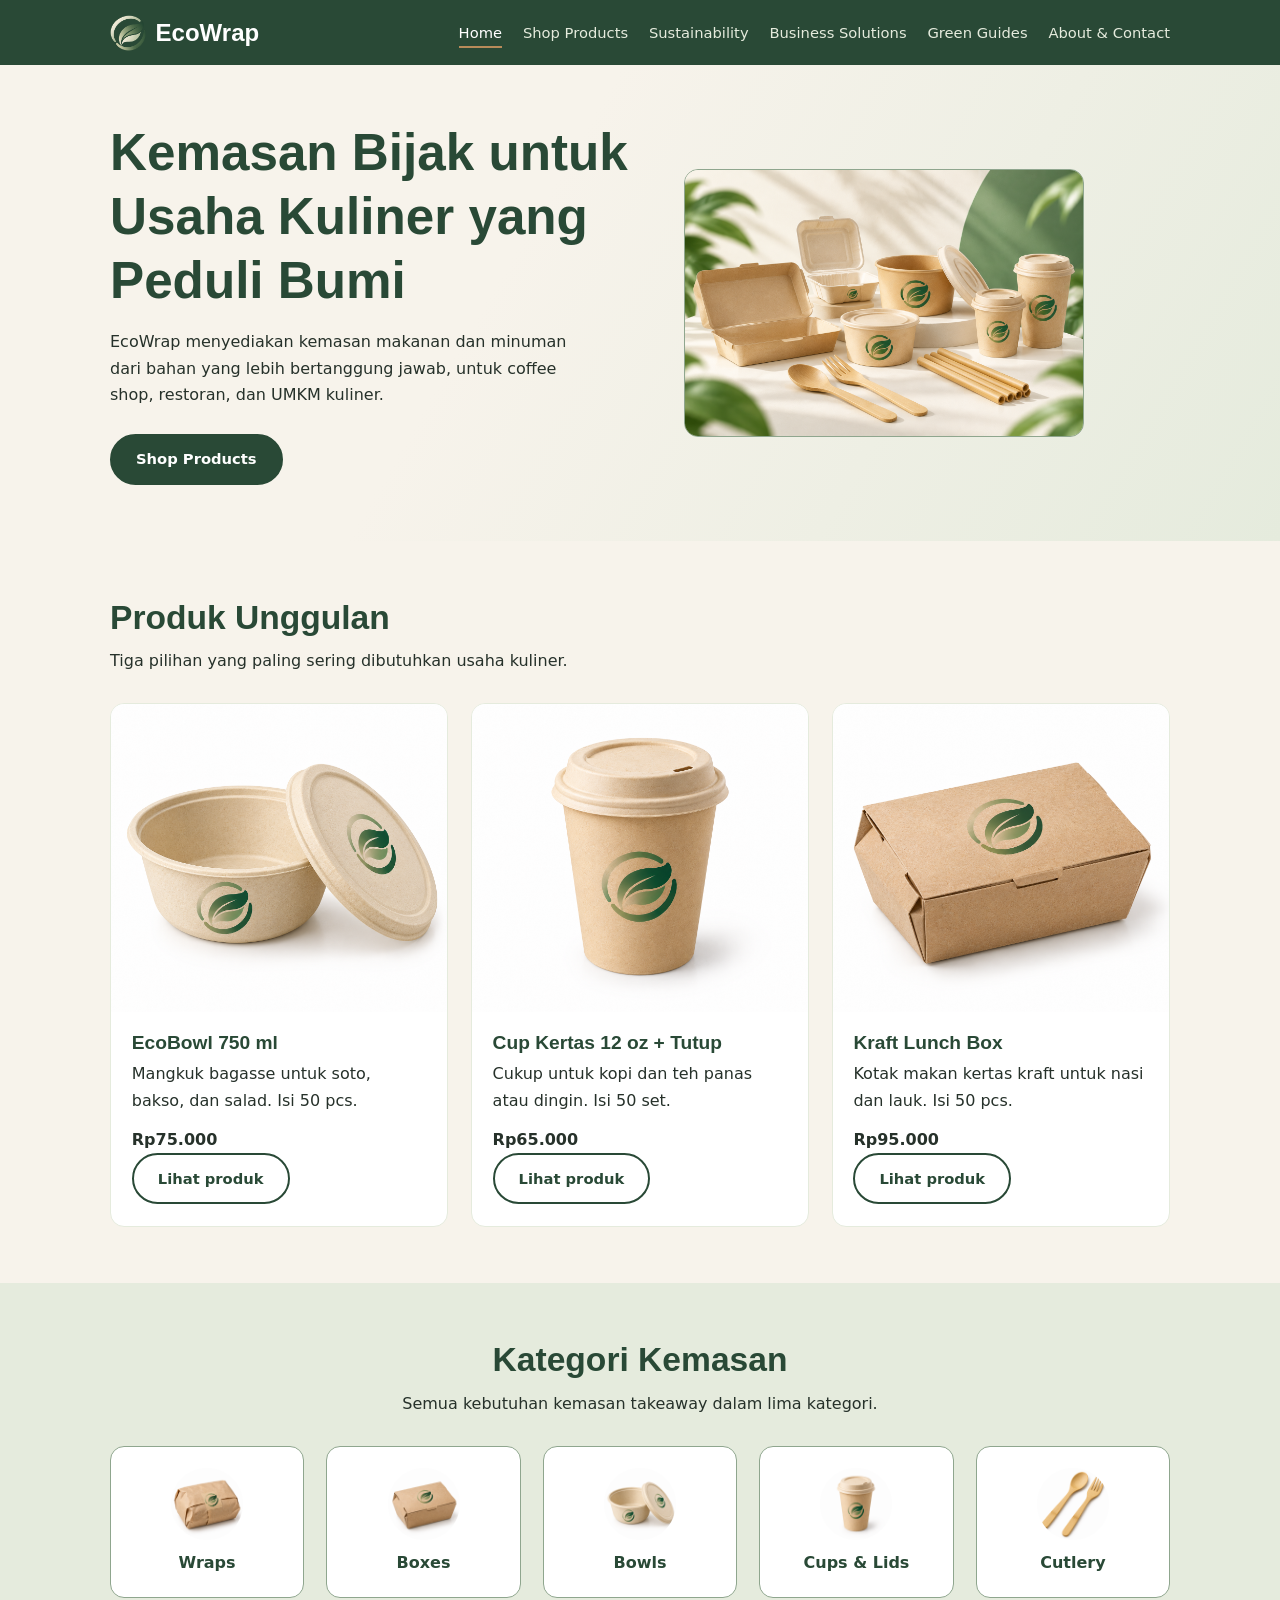
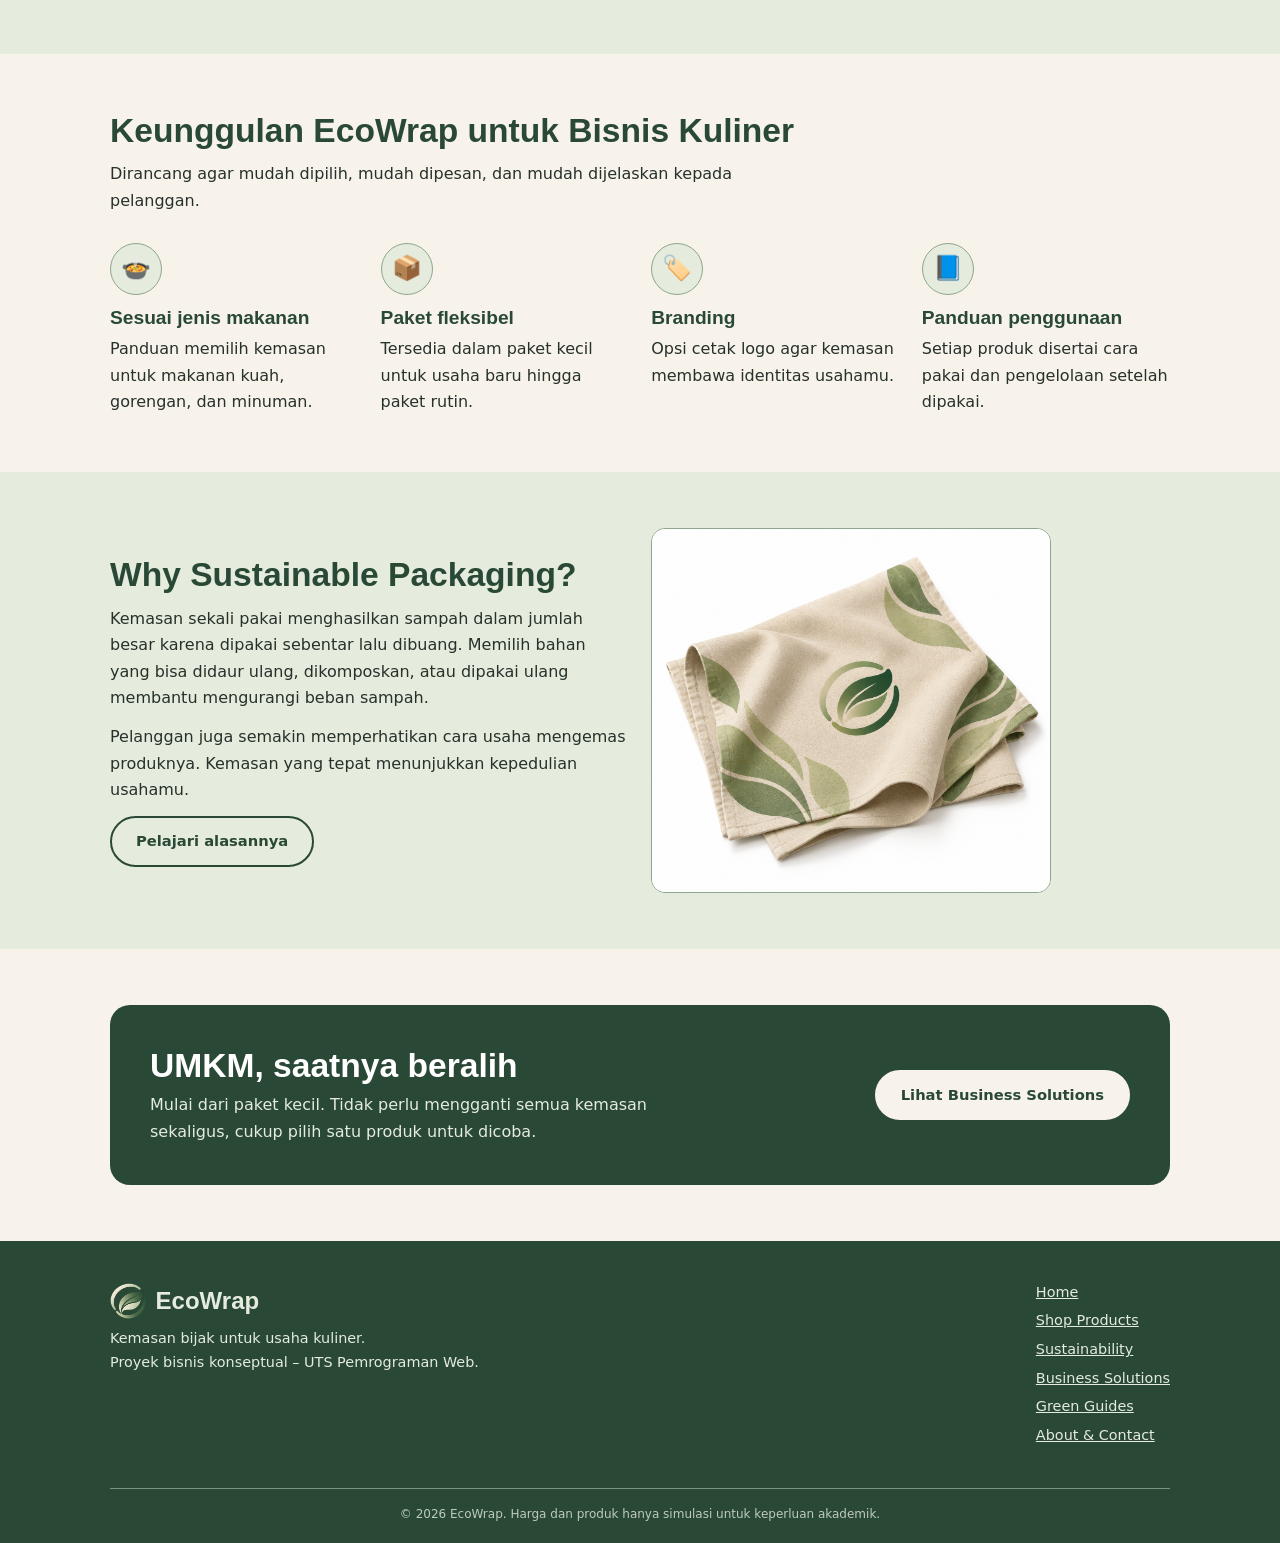
<file: index.html>
<!DOCTYPE html>
<html lang="id">
<head>
<meta charset="UTF-8">
<meta name="viewport" content="width=device-width, initial-scale=1">
<title>Home | EcoWrap</title>
<meta name="description" content="EcoWrap, kemasan ramah lingkungan untuk coffee shop, restoran, dan UMKM kuliner.">
<link rel="icon" href="images/LOGO FIX.png" type="image/png">
<link rel="stylesheet" href="css/style.css">
</head>
<body>
<header class="site-header">
  <nav class="nav" aria-label="Navigasi utama">
    <a class="brand" href="index.html"><img src="images/LOGO FIX.png" alt="" width="36" height="36">EcoWrap</a>
    <ul><li><a class="link" href="index.html" aria-current="page">Home</a></li><li><a class="link" href="products.html">Shop Products</a></li><li><a class="link" href="sustainability.html">Sustainability</a></li><li><a class="link" href="business.html">Business Solutions</a></li><li><a class="link" href="guides.html">Green Guides</a></li><li><a class="link" href="about.html">About &amp; Contact</a></li></ul>
  </nav>
</header>
<section class="hero"><div class="wrap">
  <div>
    <h1>Kemasan Bijak untuk Usaha Kuliner yang Peduli Bumi</h1>
    <p>EcoWrap menyediakan kemasan makanan dan minuman dari bahan yang lebih bertanggung jawab, untuk coffee shop, restoran, dan UMKM kuliner.</p>
    <a class="btn" href="products.html">Shop Products</a>
  </div>
  <img class="hero-img" src="images/HOMEPAGE.png" alt="Koleksi kemasan ramah lingkungan EcoWrap" width="400" height="300">
</div></section>

<section class="section"><div class="wrap">
  <h2>Produk Unggulan</h2><p class="intro">Tiga pilihan yang paling sering dibutuhkan usaha kuliner.</p>
  <div class="grid g3">
    <article class="card"><img src="images/ECOBOWL 750 ML.png" alt="EcoBowl 750 ml" width="400" height="300"><div class="body"><h3>EcoBowl 750 ml</h3><p>Mangkuk bagasse untuk soto, bakso, dan salad. Isi 50 pcs.</p><p><strong>Rp75.000</strong></p><a class="btn btn-outline" href="products.html">Lihat produk</a></div></article>
    <article class="card"><img src="images/CUP KERTAS 12 OZ & TUTUP.png" alt="Cup Kertas 12 oz + Tutup" width="400" height="300"><div class="body"><h3>Cup Kertas 12 oz + Tutup</h3><p>Cukup untuk kopi dan teh panas atau dingin. Isi 50 set.</p><p><strong>Rp65.000</strong></p><a class="btn btn-outline" href="products.html">Lihat produk</a></div></article>
    <article class="card"><img src="images/KRAFT LUNCH BOX.png" alt="Kraft Lunch Box" width="400" height="300"><div class="body"><h3>Kraft Lunch Box</h3><p>Kotak makan kertas kraft untuk nasi dan lauk. Isi 50 pcs.</p><p><strong>Rp95.000</strong></p><a class="btn btn-outline" href="products.html">Lihat produk</a></div></article>
  </div>
</div></section>

<section class="section section-pale"><div class="wrap center">
  <h2>Kategori Kemasan</h2><p class="intro">Semua kebutuhan kemasan takeaway dalam lima kategori.</p>
  <div class="grid g4" style="grid-template-columns:repeat(auto-fit,minmax(150px,1fr))"><a class="tile" href="products.html#wraps"><img src="images/KERTAS PEMBUNGKUS KRAFT.png" alt="" width="72" height="72"><strong>Wraps</strong></a><a class="tile" href="products.html#boxes"><img src="images/KRAFT LUNCH BOX.png" alt="" width="72" height="72"><strong>Boxes</strong></a><a class="tile" href="products.html#bowls"><img src="images/ECOBOWL 750 ML.png" alt="" width="72" height="72"><strong>Bowls</strong></a><a class="tile" href="products.html#cups-lids"><img src="images/CUP KERTAS 12 OZ & TUTUP.png" alt="" width="72" height="72"><strong>Cups &amp; Lids</strong></a><a class="tile" href="products.html#cutlery"><img src="images/SENDOK GARPU.png" alt="" width="72" height="72"><strong>Cutlery</strong></a></div>
</div></section>

<section class="section"><div class="wrap">
  <h2>Keunggulan EcoWrap untuk Bisnis Kuliner</h2><p class="intro">Dirancang agar mudah dipilih, mudah dipesan, dan mudah dijelaskan kepada pelanggan.</p>
  <div class="grid g4">
    <div><div class="ikon" aria-hidden="true">🍲</div><h3>Sesuai jenis makanan</h3><p>Panduan memilih kemasan untuk makanan kuah, gorengan, dan minuman.</p></div>
    <div><div class="ikon" aria-hidden="true">📦</div><h3>Paket fleksibel</h3><p>Tersedia dalam paket kecil untuk usaha baru hingga paket rutin.</p></div>
    <div><div class="ikon" aria-hidden="true">🏷️</div><h3>Branding</h3><p>Opsi cetak logo agar kemasan membawa identitas usahamu.</p></div>
    <div><div class="ikon" aria-hidden="true">📘</div><h3>Panduan penggunaan</h3><p>Setiap produk disertai cara pakai dan pengelolaan setelah dipakai.</p></div>
  </div>
</div></section>

<section class="section section-pale"><div class="wrap grid g2" style="align-items:center">
  <div>
    <h2>Why Sustainable Packaging?</h2>
    <p>Kemasan sekali pakai menghasilkan sampah dalam jumlah besar karena dipakai sebentar lalu dibuang. Memilih bahan yang bisa didaur ulang, dikomposkan, atau dipakai ulang membantu mengurangi beban sampah.</p>
    <p>Pelanggan juga semakin memperhatikan cara usaha mengemas produknya. Kemasan yang tepat menunjukkan kepedulian usahamu.</p>
    <p><a class="btn btn-outline" href="sustainability.html">Pelajari alasannya</a></p>
  </div>
  <img class="hero-img" src="images/KAIN GUNA ULANG.png" alt="Kemasan kain guna ulang sebagai pilihan penggunaan berulang" width="400" height="300">
</div></section>

<section class="section"><div class="wrap"><div class="cta">
  <div><h2>UMKM, saatnya beralih</h2><p>Mulai dari paket kecil. Tidak perlu mengganti semua kemasan sekaligus, cukup pilih satu produk untuk dicoba.</p></div>
  <a class="btn btn-light" href="business.html">Lihat Business Solutions</a>
</div></div></section>
</main>
<footer class="site-footer">
  <div class="wrap">
    <div><a class="brand" href="index.html"><img src="images/LOGO FIX.png" alt="" width="36" height="36">EcoWrap</a>
    <p>Kemasan bijak untuk usaha kuliner.<br>Proyek bisnis konseptual – UTS Pemrograman Web.</p></div>
    <nav aria-label="Navigasi footer"><ul><li><a href="index.html">Home</a></li><li><a href="products.html">Shop Products</a></li><li><a href="sustainability.html">Sustainability</a></li><li><a href="business.html">Business Solutions</a></li><li><a href="guides.html">Green Guides</a></li><li><a href="about.html">About &amp; Contact</a></li></ul></nav>
    <small>© 2026 EcoWrap. Harga dan produk hanya simulasi untuk keperluan akademik.</small>
  </div>
</footer>
</body>
</html>
</file>
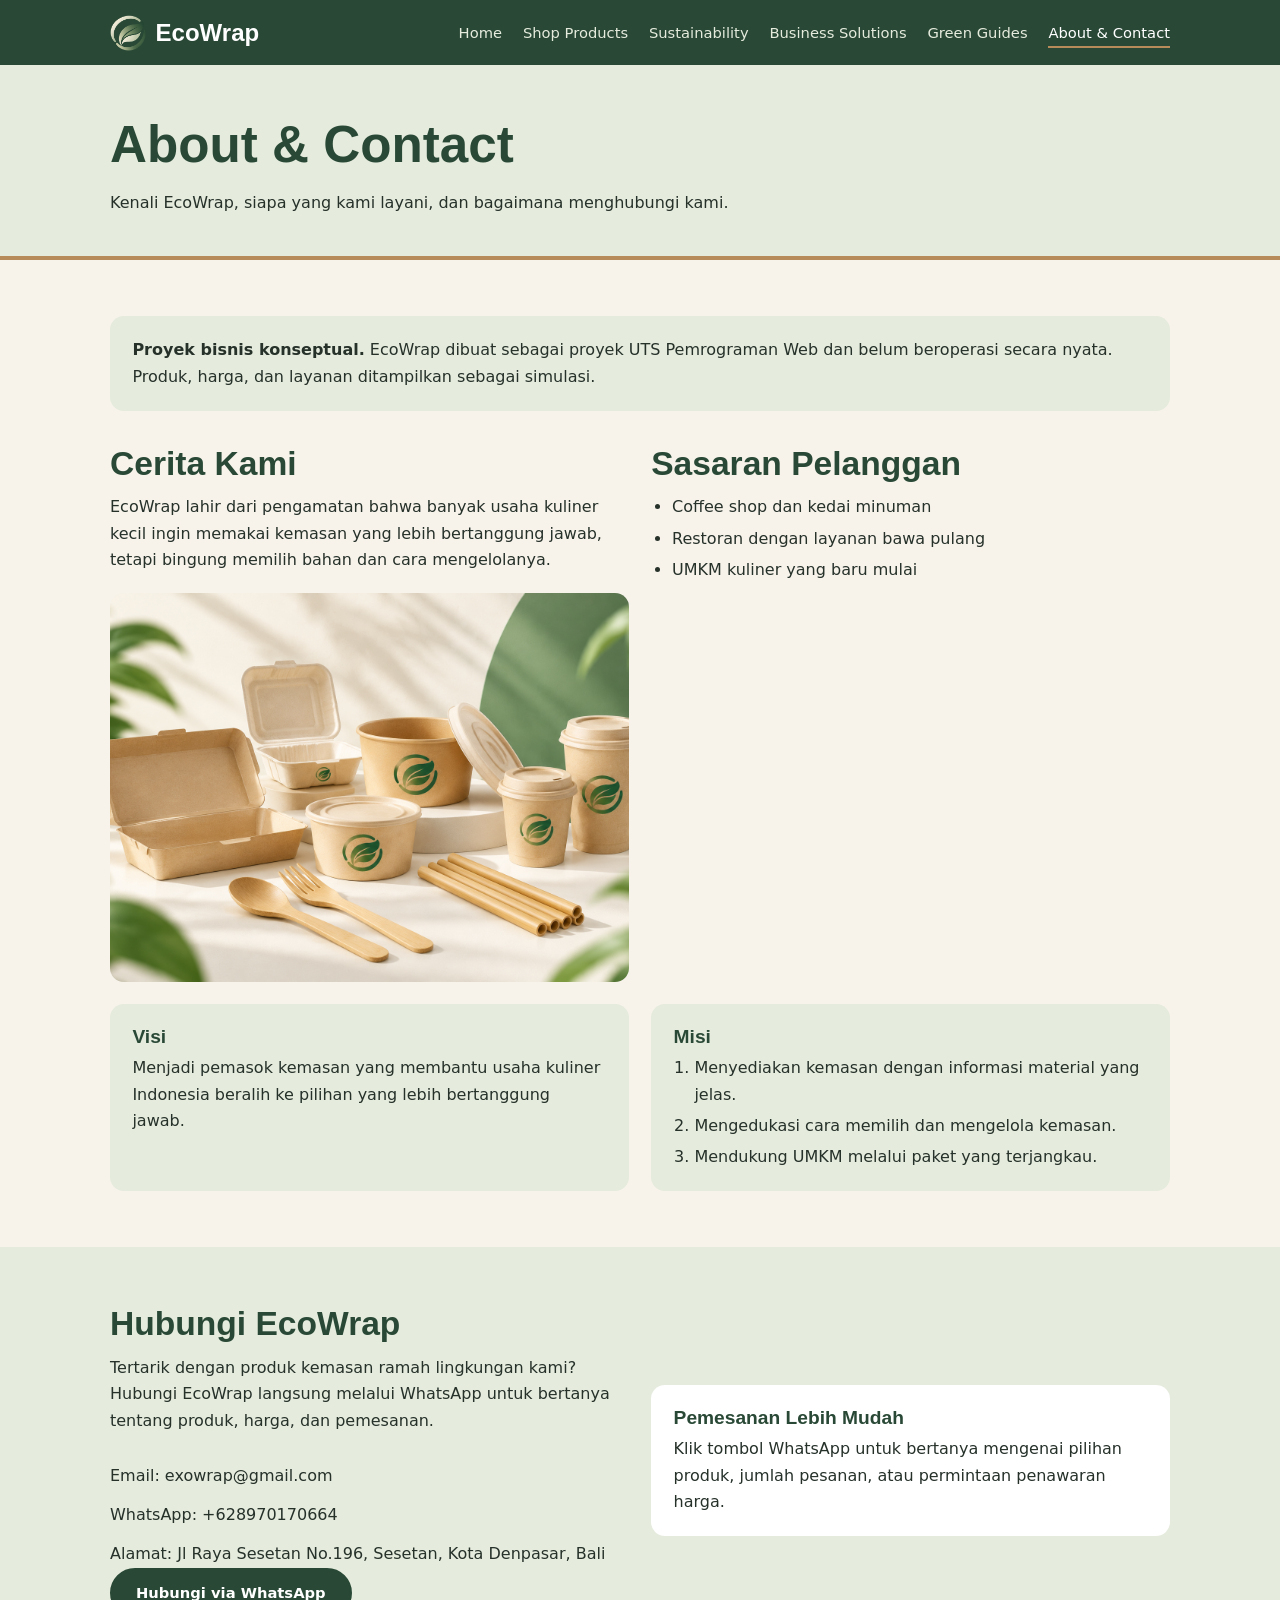
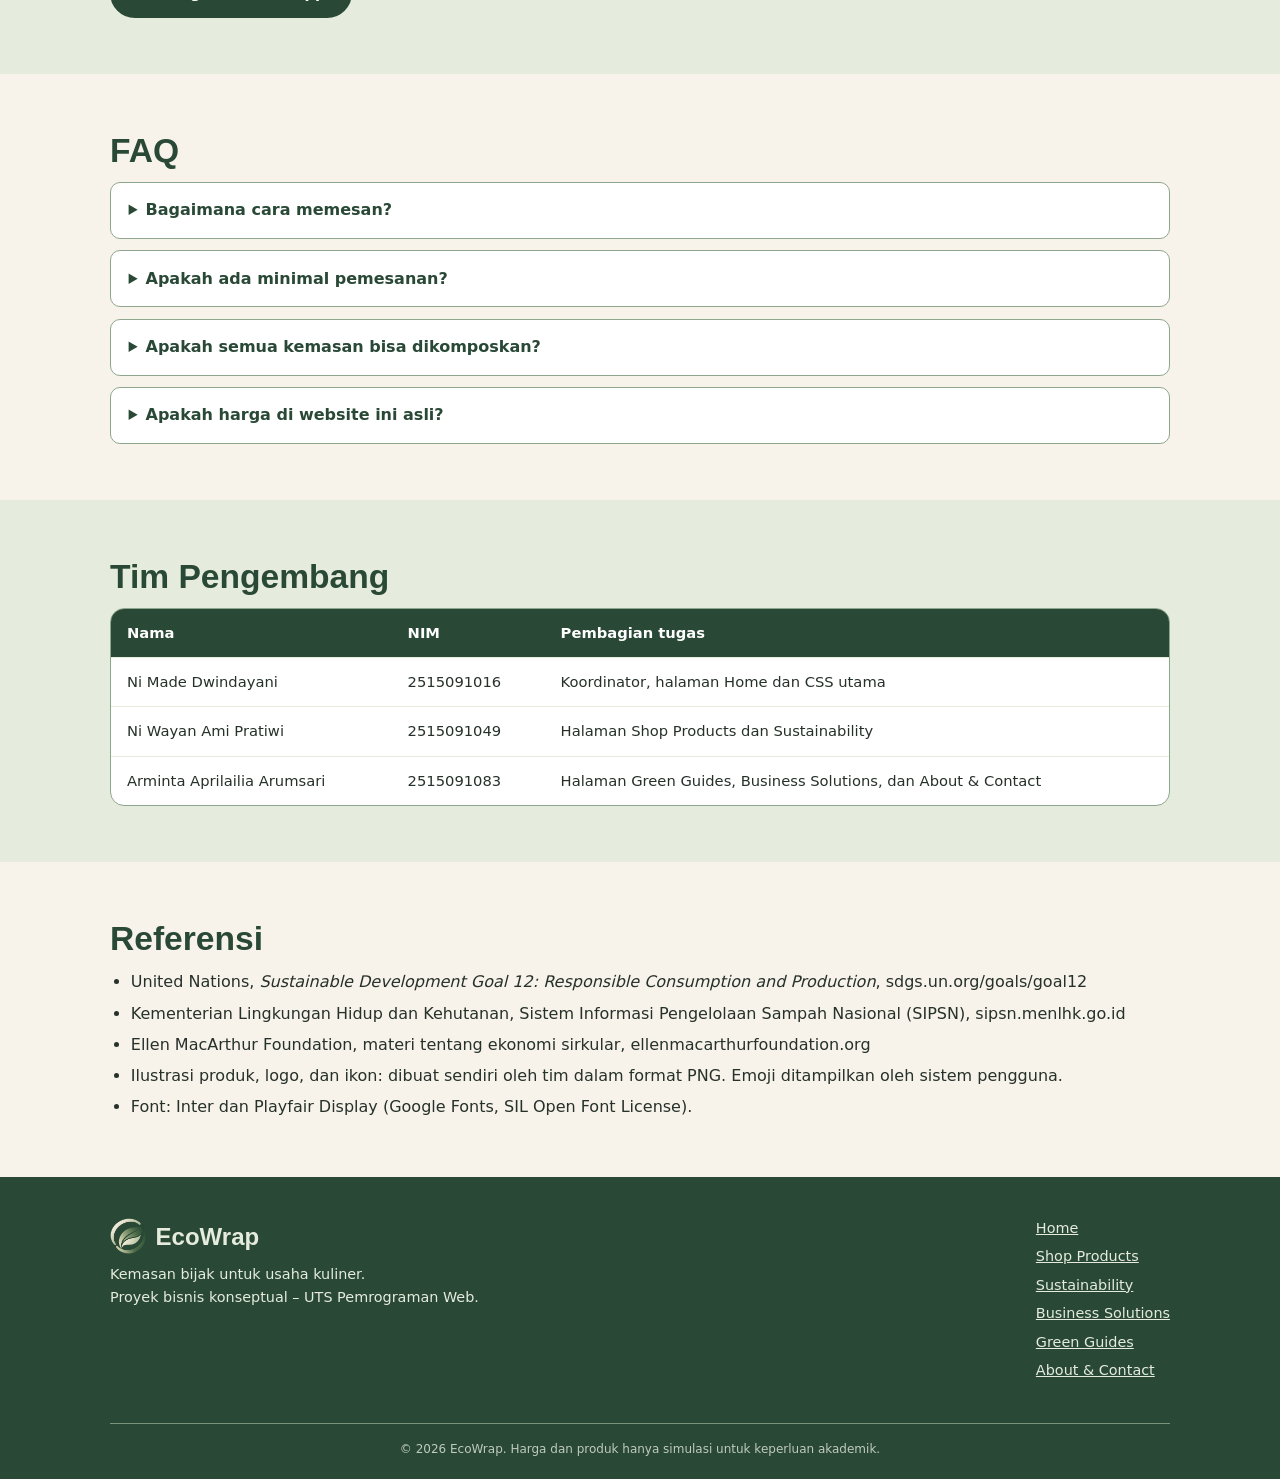
<file: about.html>
<!DOCTYPE html>
<html lang="id">
<head>
<meta charset="UTF-8">
<meta name="viewport" content="width=device-width, initial-scale=1">
<title>About &amp; Contact | EcoWrap</title>
<meta name="description" content="Cerita, visi, formulir permintaan, FAQ, dan tim EcoWrap.">
<link rel="icon" href="images/LOGO FIX.png" type="image/png">
<link rel="stylesheet" href="css/style.css">
</head>
<body>

<header class="site-header">
  <nav class="nav" aria-label="Navigasi utama">
    <a class="brand" href="index.html"><img src="images/LOGO FIX.png" alt="" width="36" height="36">EcoWrap</a>
    <ul>
      <li><a class="link" href="index.html">Home</a></li>
      <li><a class="link" href="products.html">Shop Products</a></li>
      <li><a class="link" href="sustainability.html">Sustainability</a></li>
      <li><a class="link" href="business.html">Business Solutions</a></li>
      <li><a class="link" href="guides.html">Green Guides</a></li>
      <li><a class="link" href="about.html" aria-current="page">About &amp; Contact</a></li>
    </ul>
  </nav>
</header>

<section class="page-hero">
  <div class="wrap">
    <h1>About &amp; Contact</h1>
    <p>Kenali EcoWrap, siapa yang kami layani, dan bagaimana menghubungi kami.</p>
  </div>
</section>

<section class="section"><div class="wrap">
  <div class="panel"><strong>Proyek bisnis konseptual.</strong> EcoWrap dibuat sebagai proyek UTS Pemrograman Web dan belum beroperasi secara nyata. Produk, harga, dan layanan ditampilkan sebagai simulasi.</div>
  <div class="grid g2" style="margin-top:32px">
    <div>
      <h2>Cerita Kami</h2>
      <p>EcoWrap lahir dari pengamatan bahwa banyak usaha kuliner kecil ingin memakai kemasan yang lebih bertanggung jawab, tetapi bingung memilih bahan dan cara mengelolanya.</p>
      <img src="images/HOMEPAGE.png" alt="Pilihan kemasan ramah lingkungan EcoWrap" style="width:100%;aspect-ratio:4/3;object-fit:cover;border-radius:14px;margin-top:1.2rem" loading="lazy">
    </div>
    <div>
      <h2>Sasaran Pelanggan</h2>
      <ul>
        <li>Coffee shop dan kedai minuman</li>
        <li>Restoran dengan layanan bawa pulang</li>
        <li>UMKM kuliner yang baru mulai</li>
      </ul>
    </div>
    <div class="panel">
      <h3>Visi</h3>
      <p>Menjadi pemasok kemasan yang membantu usaha kuliner Indonesia beralih ke pilihan yang lebih bertanggung jawab.</p>
    </div>
    <div class="panel">
      <h3>Misi</h3>
      <ol>
        <li>Menyediakan kemasan dengan informasi material yang jelas.</li>
        <li>Mengedukasi cara memilih dan mengelola kemasan.</li>
        <li>Mendukung UMKM melalui paket yang terjangkau.</li></ol>
    </div>
  </div>
</div>
</section>

<section class="section section-pale" id="kontak">
  <div class="wrap grid g2" style="align-items:center">
    <div>
      <h2>Hubungi EcoWrap</h2>
      <p class="intro">
        Tertarik dengan produk kemasan ramah lingkungan kami?
        Hubungi EcoWrap langsung melalui WhatsApp untuk bertanya
        tentang produk, harga, dan pemesanan.
      </p>

      <p>Email: exowrap@gmail.com</p>
      <p>WhatsApp: +628970170664</p>
      <p>Alamat: Jl Raya Sesetan No.196, Sesetan,
        Kota Denpasar, Bali</p>

      <a class="btn"
         href="https://wa.me/628970170664?text=Halo%20EcoWrap!%20Saya%20tertarik%20dengan%20produk%20kemasan%20ramah%20lingkungan%20yang%20Anda%20tawarkan.%20Saya%20ingin%20mengetahui%20lebih%20lanjut%20mengenai%20pilihan%20produk%2C%20variasi%20ukuran%2C%20harga%2C%20dan%20minimal%20pemesanan.%20Saya%20juga%20ingin%20menanyakan%20ketersediaan%20produk%20serta%20kemungkinan%20pemesanan%20dalam%20jumlah%20besar%20untuk%20kebutuhan%20usaha%20saya.%20Mohon%20informasi%20dan%20penawaran%20lebih%20lanjut.%20Terima%20kasih!"
         target="_blank"
         rel="noopener noreferrer">
        Hubungi via WhatsApp
      </a>
    </div>

    <div class="panel">
      <h3>Pemesanan Lebih Mudah</h3>
      <p>
        Klik tombol WhatsApp untuk bertanya mengenai pilihan
        produk, jumlah pesanan, atau permintaan penawaran harga.
      </p>
    </div>
  </div>
</section>

<section class="section">
  <div class="wrap">
    <h2>FAQ</h2>
    
    <details>
      <summary>Bagaimana cara memesan?</summary>
      <p>
        Klik tombol
        <a href="#kontak">Hubungi via WhatsApp</a>
        di bagian kontak untuk bertanya mengenai produk,
        harga, dan penawaran pemesanan.
      </p>
    </details>
    
    <details>
      <summary>Apakah ada minimal pemesanan?</summary>
      <p>
        Produk dijual per paket sesuai isi yang tertera.
        Minimal pemesanan untuk custom branding ditentukan
        setelah penawaran.
      </p>
    </details>

    <details>
      <summary>Apakah semua kemasan bisa dikomposkan?</summary>
      <p>
        Tidak. Kemampuan pengomposan bergantung pada bahan
        kemasan dan fasilitas pengolahan yang tersedia.
        Periksa keterangan pada setiap produk sebelum memilih.
      </p>
    </details>

    <details>
      <summary>Apakah harga di website ini asli?</summary>
      <p>
        Harga yang ditampilkan merupakan simulasi untuk
        keperluan demonstrasi website, bukan harga pemasok
        yang telah terverifikasi.
      </p>
    </details>

  </div>
</section>
<section class="section section-pale"><div class="wrap">
  <h2>Tim Pengembang</h2>
  <div class="tabel"><table>
    <thead><tr><th>Nama</th><th>NIM</th><th>Pembagian tugas</th></tr></thead>
    <tbody>
      <tr>
        <td>Ni Made Dwindayani</td>
        <td>2515091016</td>
        <td>Koordinator, halaman Home dan CSS utama</td>
      </tr>
      <tr>
        <td>Ni Wayan Ami Pratiwi</td>
        <td>2515091049</td>
        <td>Halaman Shop Products dan Sustainability</td>
      </tr>
      <tr>
        <td>Arminta Aprilailia Arumsari</td>
        <td>2515091083</td>
        <td>Halaman Green Guides, Business Solutions, dan About &amp; Contact</td>
      </tr>
    </tbody>
  </table></div>
</div></section>

<section class="section"><div class="wrap">
  <h2>Referensi</h2>
  <ul>
    <li>United Nations, <em>Sustainable Development Goal 12: Responsible Consumption and Production</em>, sdgs.un.org/goals/goal12</li>
    <li>Kementerian Lingkungan Hidup dan Kehutanan, Sistem Informasi Pengelolaan Sampah Nasional (SIPSN), sipsn.menlhk.go.id</li>
    <li>Ellen MacArthur Foundation, materi tentang ekonomi sirkular, ellenmacarthurfoundation.org</li>
    <li>Ilustrasi produk, logo, dan ikon: dibuat sendiri oleh tim dalam format PNG. Emoji ditampilkan oleh sistem pengguna.</li>
    <li>Font: Inter dan Playfair Display (Google Fonts, SIL Open Font License).</li>
  </ul>
</div></section>
</main>
<footer class="site-footer">
  <div class="wrap">
    <div><a class="brand" href="index.html"><img src="images/LOGO FIX.png" alt="" width="36" height="36">EcoWrap</a>
    <p>Kemasan bijak untuk usaha kuliner.<br>Proyek bisnis konseptual – UTS Pemrograman Web.</p></div>
    <nav aria-label="Navigasi footer"><ul><li><a href="index.html">Home</a></li><li><a href="products.html">Shop Products</a></li><li><a href="sustainability.html">Sustainability</a></li><li><a href="business.html">Business Solutions</a></li><li><a href="guides.html">Green Guides</a></li><li><a href="about.html">About &amp; Contact</a></li></ul></nav>
    <small>© 2026 EcoWrap. Harga dan produk hanya simulasi untuk keperluan akademik.</small>
  </div>
</footer>
</body>
</html>
</file>
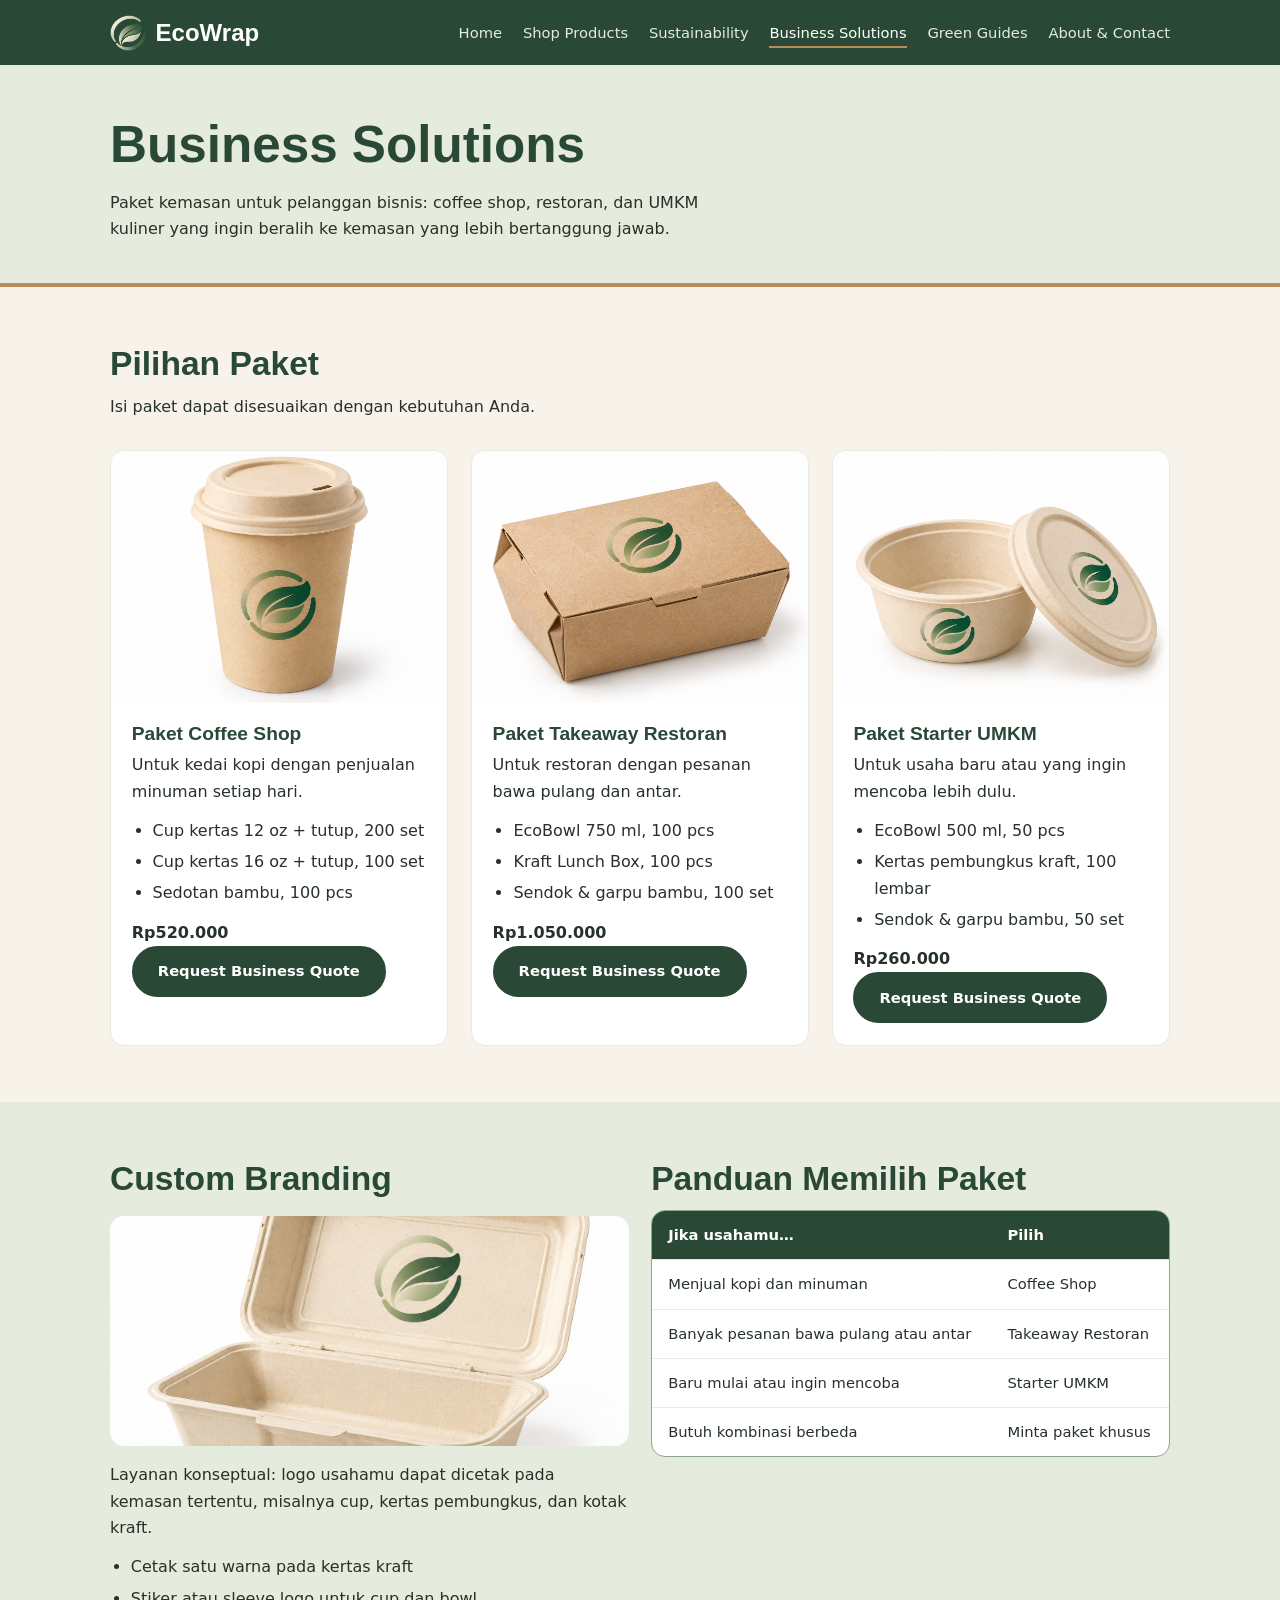
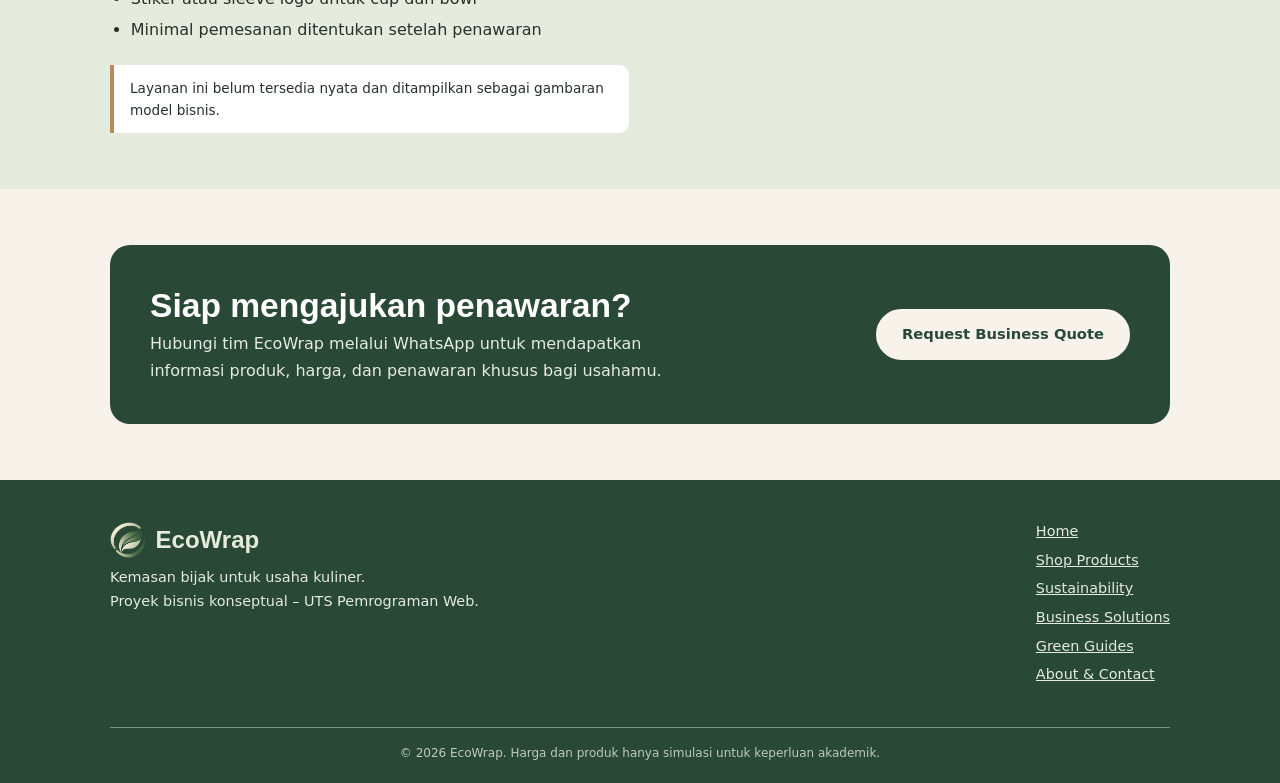
<file: business.html>
<!DOCTYPE html>
<html lang="id">
<head>
<meta charset="UTF-8">
<meta name="viewport" content="width=device-width, initial-scale=1">
<title>Business Solutions | EcoWrap</title>
<meta name="description" content="Paket kemasan EcoWrap untuk coffee shop, restoran, dan UMKM kuliner.">
<link rel="icon" href="images/LOGO FIX.png" type="image/png">
<link rel="stylesheet" href="css/style.css">
</head>

<body>
  <header class="site-header">
  <nav class="nav" aria-label="Navigasi utama">
    <a class="brand" href="index.html"><img src="images/LOGO FIX.png" alt="" width="36" height="36">EcoWrap</a>
    <ul>
      <li><a class="link" href="index.html">Home</a></li>
      <li><a class="link" href="products.html">Shop Products</a></li>
      <li><a class="link" href="sustainability.html">Sustainability</a></li>
      <li><a class="link" href="business.html" aria-current="page">Business Solutions</a></li>
      <li><a class="link" href="guides.html">Green Guides</a></li>
      <li><a class="link" href="about.html">About &amp; Contact</a></li>
    </ul>
  </nav>
</header>

<section class="page-hero">
  <div class="wrap">
    <h1>Business Solutions</h1>
    <p>Paket kemasan untuk pelanggan bisnis: coffee shop, restoran, dan UMKM kuliner yang ingin beralih ke kemasan yang lebih bertanggung jawab.</p>
  </div>
</section>

<section class="section">
  <div class="wrap">
    <h2>Pilihan Paket</h2>
    <p class="intro">Isi paket dapat disesuaikan dengan kebutuhan Anda.</p>
  <div class="grid g3">
    <article class="card">
      <img src="images/CUP KERTAS 12 OZ & TUTUP.png" alt="Kemasan untuk Paket Coffee Shop" width="400" height="300" style="width:100%;aspect-ratio:4/3;object-fit:cover">
      <div class="body">
        <h3>Paket Coffee Shop</h3>
        <p>Untuk kedai kopi dengan penjualan minuman setiap hari.</p>
        <ul>
          <li>Cup kertas 12 oz + tutup, 200 set</li>
          <li>Cup kertas 16 oz + tutup, 100 set</li>
          <li>Sedotan bambu, 100 pcs</li>
        </ul>
        <p><strong>Rp520.000</strong></p>
        <a class="btn" href="about.html#formulir">Request Business Quote</a>
    </article>
    <article class="card">
      <img src="images/KRAFT LUNCH BOX.png" alt="Kemasan untuk Paket Takeaway Restoran" width="400" height="300" style="width:100%;aspect-ratio:4/3;object-fit:cover">
      <div class="body">
      <h3>Paket Takeaway Restoran</h3>
      <p>Untuk restoran dengan pesanan bawa pulang dan antar.</p>
      <ul>
        <li>EcoBowl 750 ml, 100 pcs</li>
        <li>Kraft Lunch Box, 100 pcs</li>
        <li>Sendok &amp; garpu bambu, 100 set</li>
      </ul>
        <p><strong>Rp1.050.000</strong></p>
        <a class="btn" href="about.html#formulir">Request Business Quote</a>
      </div>
    </article>
    <article class="card">
      <img src="images/ECOBOWL 500 ML.png" alt="Kemasan untuk Paket Starter UMKM" width="400" height="300" style="width:100%;aspect-ratio:4/3;object-fit:cover">
      <div class="body">
        <h3>Paket Starter UMKM</h3>
        <p>Untuk usaha baru atau yang ingin mencoba lebih dulu.</p>
        <ul>
          <li>EcoBowl 500 ml, 50 pcs</li>
          <li>Kertas pembungkus kraft, 100 lembar</li>
          <li>Sendok &amp; garpu bambu, 50 set</li>
        </ul>
        <p><strong>Rp260.000</strong></p>
        <a class="btn" href="about.html#formulir">Request Business Quote</a>
      </div>
    </article>
  </div>
</div>
</section>

<section class="section section-pale"><div class="wrap grid g2" style="align-items:start">
  <div>
    <h2>Custom Branding</h2>
    <img src="images/BOX.png" alt="Contoh kemasan kotak untuk kebutuhan branding bisnis" width="400" height="300" style="width:100%;max-height:230px;object-fit:cover;border-radius:14px;margin:1rem 0">
    <p>Layanan konseptual: logo usahamu dapat dicetak pada kemasan tertentu, misalnya cup, kertas pembungkus, dan kotak kraft.</p>
    <ul>
      <li>Cetak satu warna pada kertas kraft</li>
      <li>Stiker atau sleeve logo untuk cup dan bowl</li>
      <li>Minimal pemesanan ditentukan setelah penawaran</li>
    </ul>
    <p class="catatan">Layanan ini belum tersedia nyata dan ditampilkan sebagai gambaran model bisnis.</p>
  </div>
  <div>
    <h2>Panduan Memilih Paket</h2>
    <div class="tabel"><table style="min-width:0">
      <thead>
        <tr>
          <th>Jika usahamu…</th>
          <th>Pilih</th>
        </tr>
      </thead>
      <tbody>
        <tr><td>Menjual kopi dan minuman</td><td>Coffee Shop</td></tr>
        <tr><td>Banyak pesanan bawa pulang atau antar</td><td>Takeaway Restoran</td></tr>
        <tr><td>Baru mulai atau ingin mencoba</td><td>Starter UMKM</td></tr>
        <tr><td>Butuh kombinasi berbeda</td><td>Minta paket khusus</td></tr>
      </tbody>
    </table></div>
  </div>
</div></section>


<section class="section">
  <div class="wrap">
    <div class="cta">
      <div>
        <h2>Siap mengajukan penawaran?</h2>
        <p>
          Hubungi tim EcoWrap melalui WhatsApp untuk mendapatkan
          informasi produk, harga, dan penawaran khusus bagi usahamu.
        </p>
      </div>

      <a
        class="btn btn-light"
        href="https://wa.me/628970170664?text=Halo%20EcoWrap!%20Saya%20tertarik%20mengajukan%20penawaran%20untuk%20kebutuhan%20kemasan%20usaha%20saya.%20Saya%20ingin%20mengetahui%20pilihan%20paket%20yang%20tersedia%2C%20jenis%20produk%2C%20variasi%20ukuran%2C%20harga%2C%20dan%20minimal%20pemesanan.%20Mohon%20informasi%20mengenai%20paket%20yang%20paling%20sesuai%20dengan%20kebutuhan%20usaha%20saya.%20Terima%20kasih!"
        target="_blank"
        rel="noopener noreferrer"
      >
        Request Business Quote
      </a>
    </div>
  </div>
</section>

</main>
<footer class="site-footer">
  <div class="wrap">
    <div><a class="brand" href="index.html"><img src="images/LOGO FIX.png" alt="" width="36" height="36">EcoWrap</a>
    <p>Kemasan bijak untuk usaha kuliner.<br>Proyek bisnis konseptual – UTS Pemrograman Web.</p></div>
    <nav aria-label="Navigasi footer"><ul><li><a href="index.html">Home</a></li><li><a href="products.html">Shop Products</a></li><li><a href="sustainability.html">Sustainability</a></li><li><a href="business.html">Business Solutions</a></li><li><a href="guides.html">Green Guides</a></li><li><a href="about.html">About &amp; Contact</a></li></ul></nav>
    <small>© 2026 EcoWrap. Harga dan produk hanya simulasi untuk keperluan akademik.</small>
  </div>
</footer>
</body>
</html>
</file>
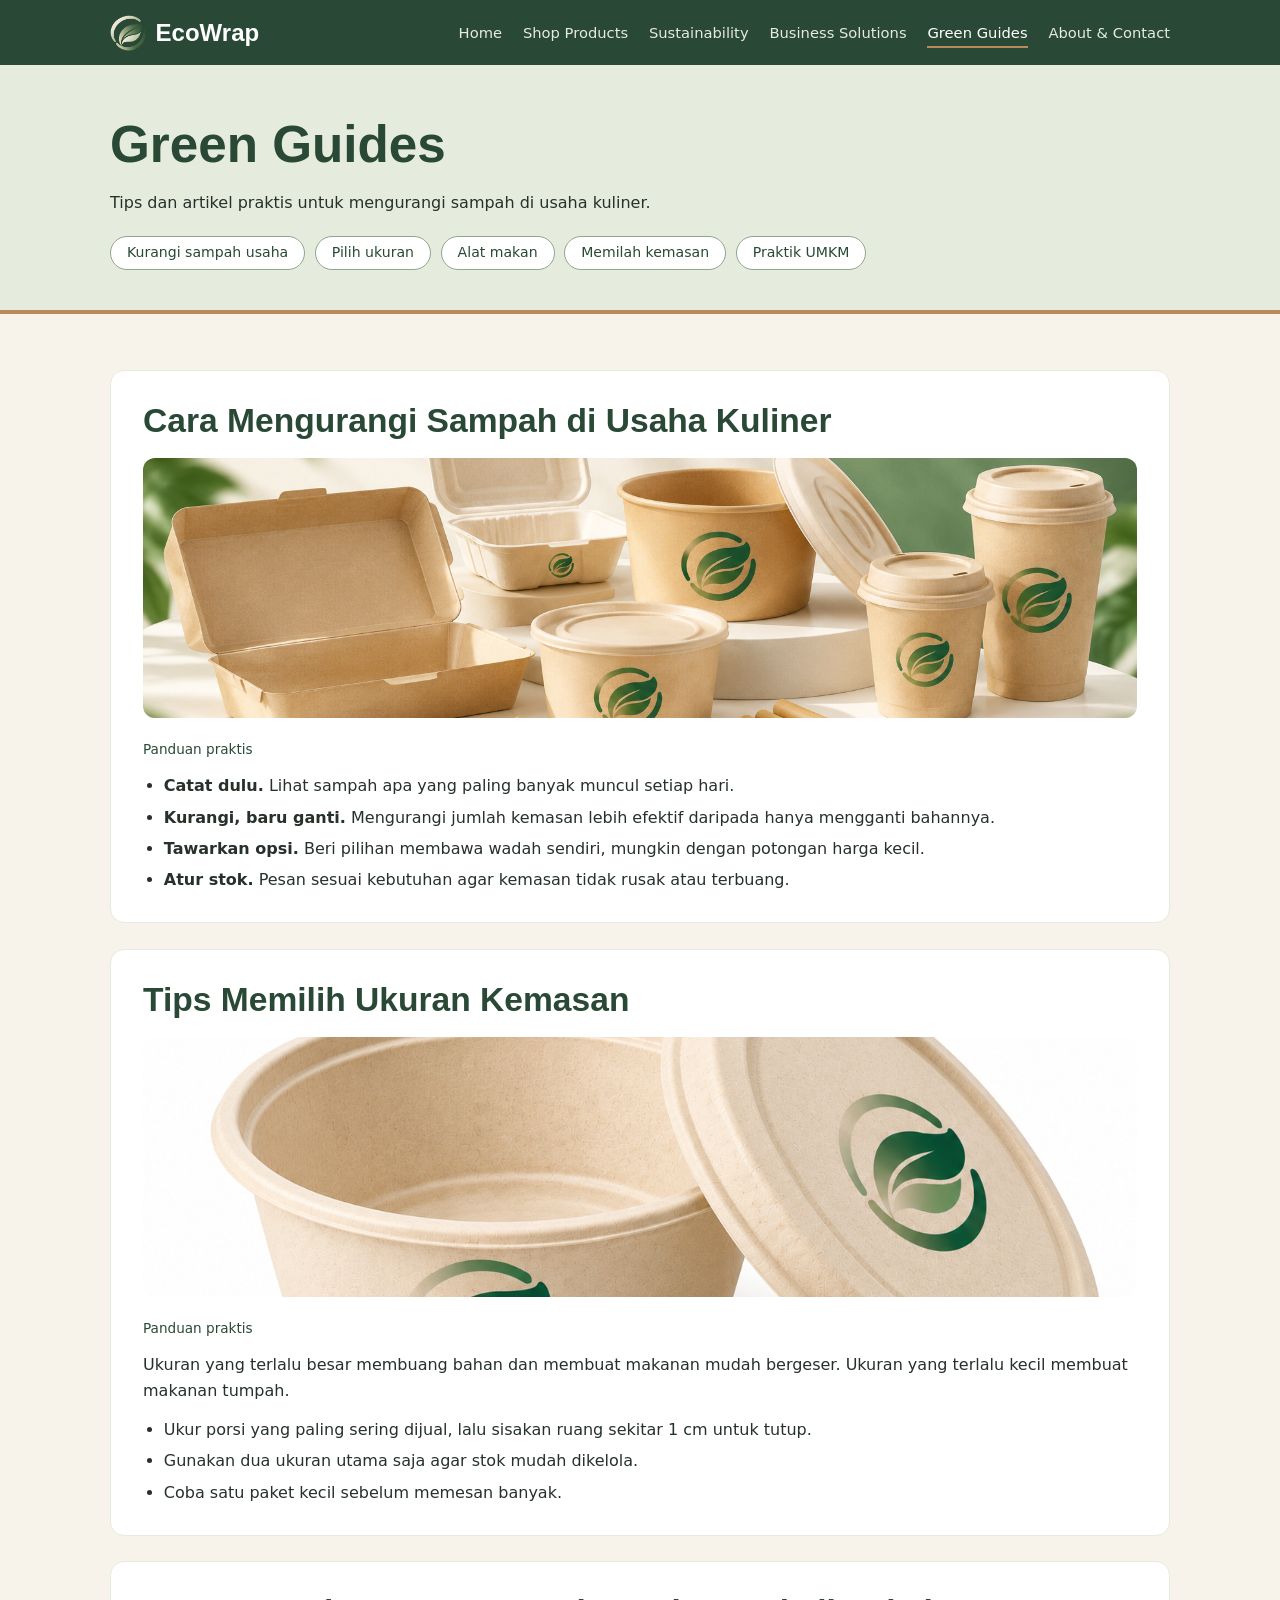
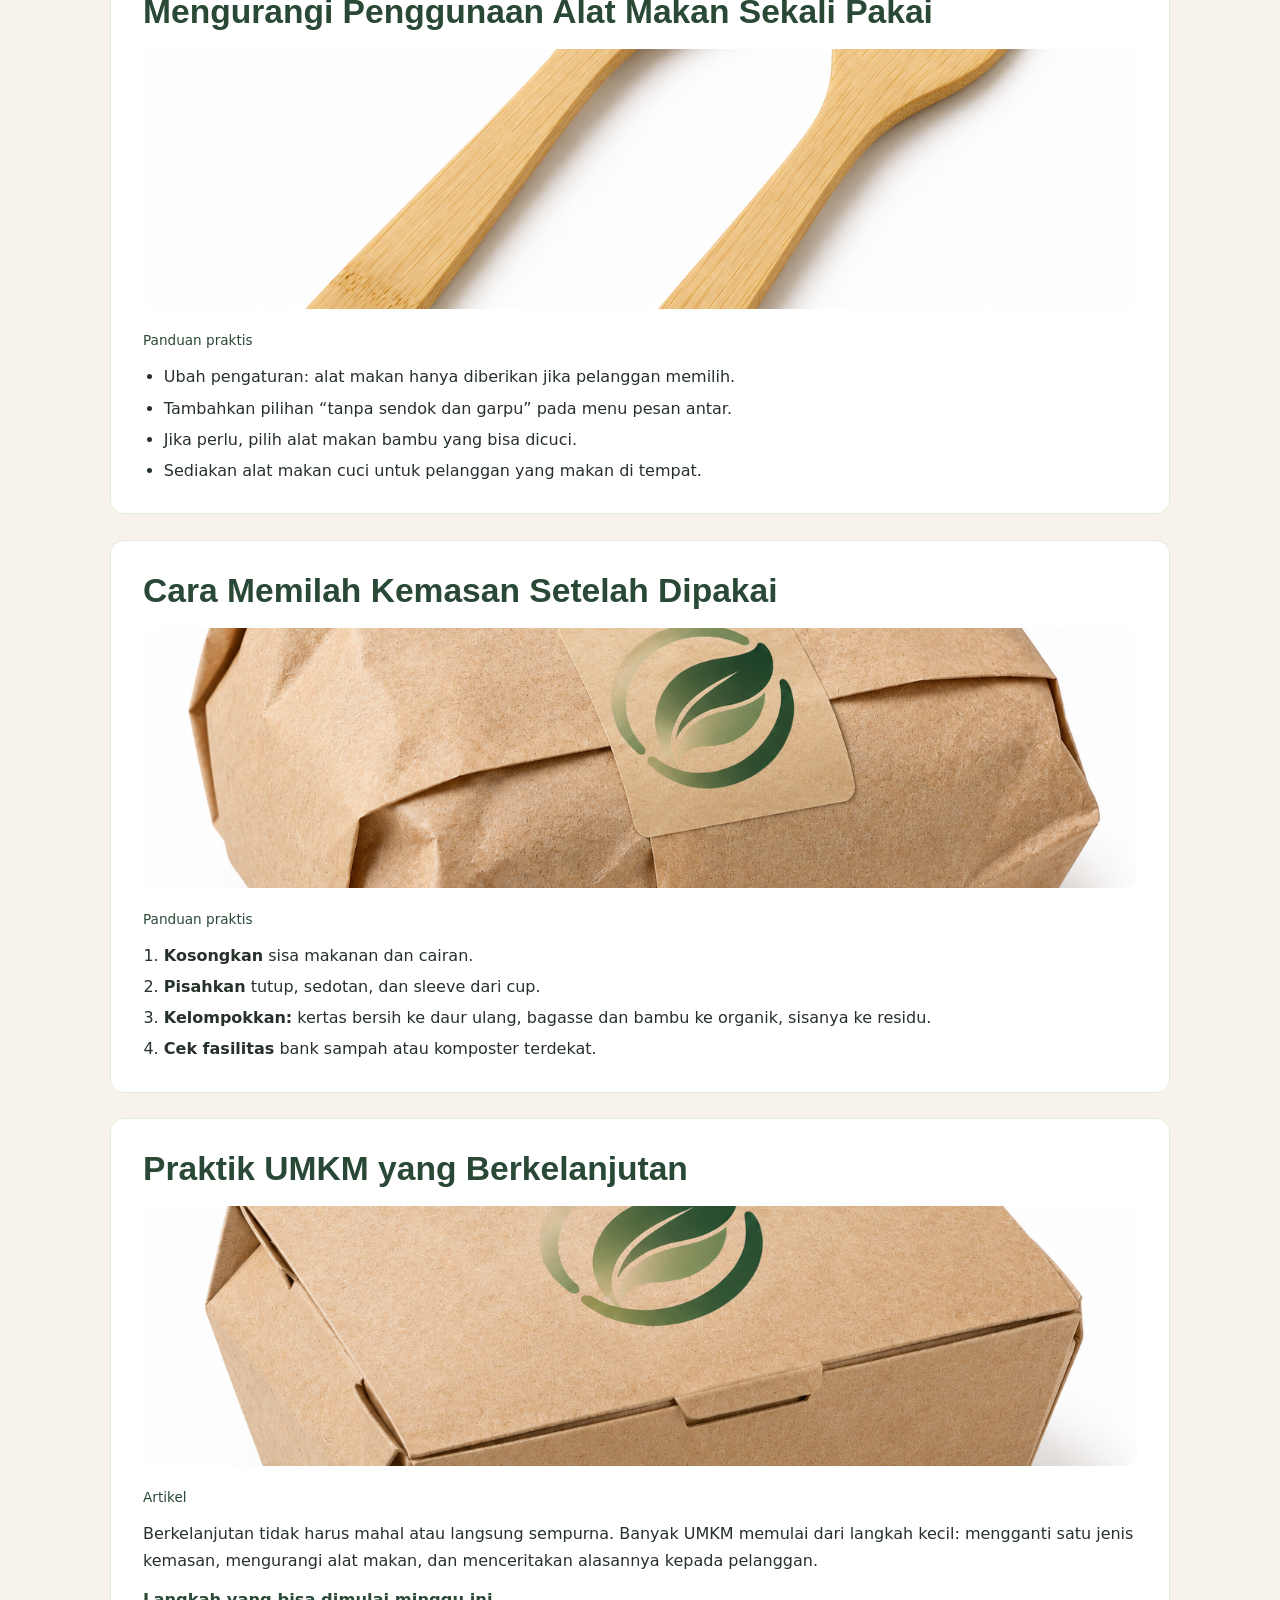
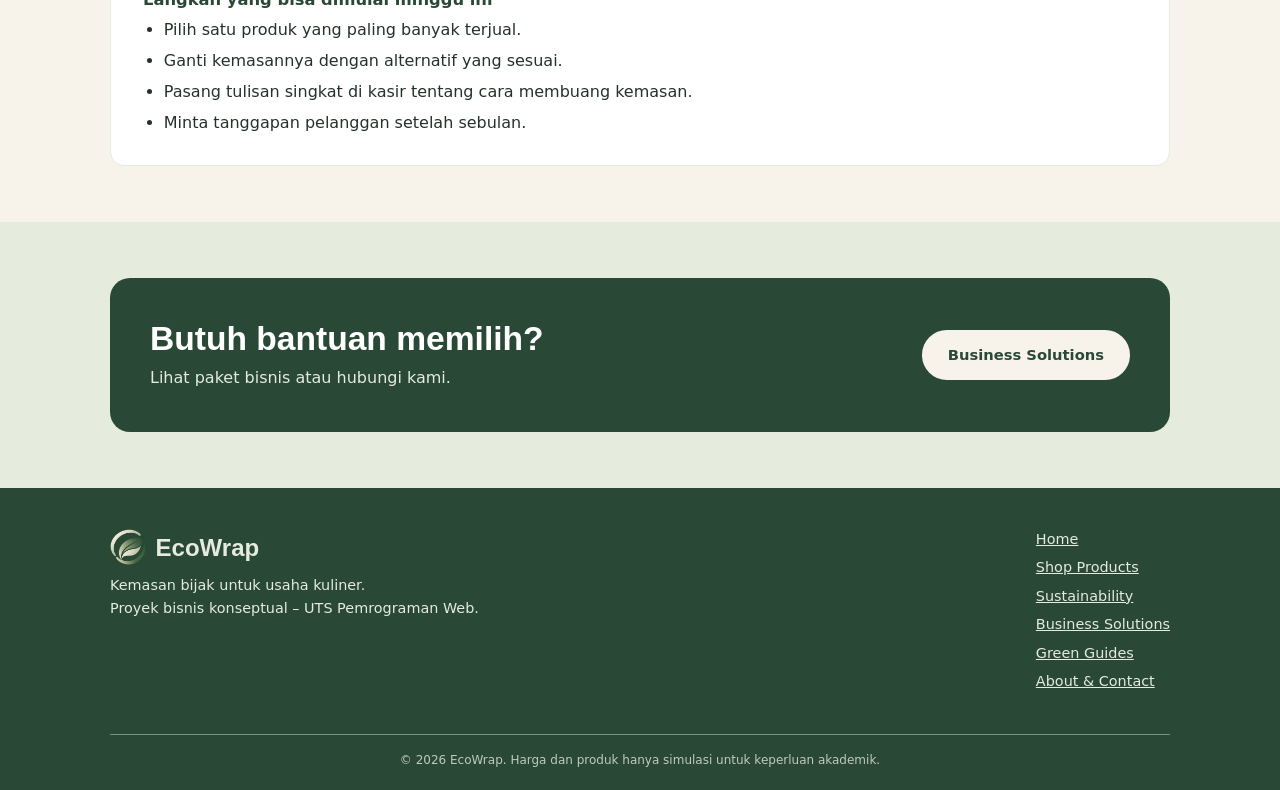
<file: guides.html>
<!DOCTYPE html>
<html lang="id">
<head>
<meta charset="UTF-8">
<meta name="viewport" content="width=device-width, initial-scale=1">
<title>Green Guides | EcoWrap</title>
<meta name="description" content="Tips dan artikel praktis mengurangi sampah di usaha kuliner.">
<link rel="icon" href="images/LOGO FIX.png" type="image/png">
<link rel="stylesheet" href="css/style.css">

<style>
/* Gambar panduan hanya untuk halaman Green Guides */
.guide-image { 
  display:block; 
  width:100%; 
  height:260px; 
  object-fit:cover; 
  border-radius:12px; 
  margin:16px 0 20px; }
@media (max-width:600px) { .guide-image { height:190px; } }
</style>
</head>
<body>
<header class="site-header">
  <nav class="nav" aria-label="Navigasi utama">
    <a class="brand" href="index.html">
      <img src="images/LOGO FIX.png" alt="" width="36" height="36">EcoWrap</a>
    <ul>
      <li><a class="link" href="index.html">Home</a></li>
      <li><a class="link" href="products.html">Shop Products</a></li>
      <li><a class="link" href="sustainability.html">Sustainability</a></li>
      <li><a class="link" href="business.html">Business Solutions</a></li>
      <li><a class="link" href="guides.html" aria-current="page">Green Guides</a></li>
      <li><a class="link" href="about.html">About &amp; Contact</a></li></ul>
  </nav>
</header>

<section class="page-hero">
  <div class="wrap">
    <h1>Green Guides</h1>
<p>Tips dan artikel praktis untuk mengurangi sampah di usaha kuliner.</p>
<nav class="subnav" aria-label="Daftar artikel">
  <a href="#kurangi-sampah">Kurangi sampah usaha</a>
  <a href="#ukuran">Pilih ukuran</a>
  <a href="#alat-makan">Alat makan</a>
  <a href="#memilah">Memilah kemasan</a>
  <a href="#umkm">Praktik UMKM</a></nav>
</div></section>
  
<section class="section">
  <div class="wrap">
    <article class="artikel" id="kurangi-sampah">
      <h2>Cara Mengurangi Sampah di Usaha Kuliner</h2>
      <img class="guide-image" src="images/HOMEPAGE.png" alt="Pilihan kemasan EcoWrap untuk mengurangi sampah usaha kuliner" loading="lazy" width="800" height="360">
      <p class="meta">Panduan praktis</p>
      <ul>
        <li><strong>Catat dulu.</strong> Lihat sampah apa yang paling banyak muncul setiap hari.</li>
        <li><strong>Kurangi, baru ganti.</strong> Mengurangi jumlah kemasan lebih efektif daripada hanya mengganti bahannya.</li>
        <li><strong>Tawarkan opsi.</strong> Beri pilihan membawa wadah sendiri, mungkin dengan potongan harga kecil.</li>
        <li><strong>Atur stok.</strong> Pesan sesuai kebutuhan agar kemasan tidak rusak atau terbuang.</li>
      </ul>
    </article>

    <article class="artikel" id="ukuran"><h2>Tips Memilih Ukuran Kemasan</h2>
      <img class="guide-image" src="images/ECOBOWL 500 ML.png" alt="Contoh mangkuk EcoBowl 500 ml untuk memilih ukuran kemasan" loading="lazy" width="800" height="360">
      <p class="meta">Panduan praktis</p>
      <p>Ukuran yang terlalu besar membuang bahan dan membuat makanan mudah bergeser. Ukuran yang terlalu kecil membuat makanan tumpah.</p>
      <ul>
        <li>Ukur porsi yang paling sering dijual, lalu sisakan ruang sekitar 1 cm untuk tutup.</li>
        <li>Gunakan dua ukuran utama saja agar stok mudah dikelola.</li>
        <li>Coba satu paket kecil sebelum memesan banyak.</li>
      </ul>
    </article>

<article class="artikel" id="alat-makan">
  <h2>Mengurangi Penggunaan Alat Makan Sekali Pakai</h2>
  <img class="guide-image" src="images/SENDOK GARPU.png" alt="Sendok dan garpu untuk kebutuhan alat makan" loading="lazy" width="800" height="360">
  <p class="meta">Panduan praktis</p>
  <ul>
    <li>Ubah pengaturan: alat makan hanya diberikan jika pelanggan memilih.</li>
    <li>Tambahkan pilihan “tanpa sendok dan garpu” pada menu pesan antar.</li>
    <li>Jika perlu, pilih alat makan bambu yang bisa dicuci.</li><li>Sediakan alat makan cuci untuk pelanggan yang makan di tempat.</li>
  </ul>
</article>

<article class="artikel" id="memilah">
  <h2>Cara Memilah Kemasan Setelah Dipakai</h2>
  <img class="guide-image" src="images/KERTAS PEMBUNGKUS KRAFT.png" alt="Contoh kemasan kertas kraft untuk panduan pemilahan" loading="lazy" width="800" height="360">
  <p class="meta">Panduan praktis</p>
  <ol>
    <li><strong>Kosongkan</strong> sisa makanan dan cairan.</li>
    <li><strong>Pisahkan</strong> tutup, sedotan, dan sleeve dari cup.</li>
    <li><strong>Kelompokkan:</strong> kertas bersih ke daur ulang, bagasse dan bambu ke organik, sisanya ke residu.</li>
    <li><strong>Cek fasilitas</strong> bank sampah atau komposter terdekat.</li>
  </ol>
</article>

<article class="artikel" id="umkm">
  <h2>Praktik UMKM yang Berkelanjutan</h2>
  <img class="guide-image" src="images/KRAFT LUNCH BOX.png" alt="Contoh kotak makan kraft untuk usaha kuliner" loading="lazy" width="800" height="360">
  <p class="meta">Artikel</p>
  <p>Berkelanjutan tidak harus mahal atau langsung sempurna. Banyak UMKM memulai dari langkah kecil: mengganti satu jenis kemasan, mengurangi alat makan, dan menceritakan alasannya kepada pelanggan.</p>
  <h3>Langkah yang bisa dimulai minggu ini</h3>
  <ul>
    <li>Pilih satu produk yang paling banyak terjual.</li>
    <li>Ganti kemasannya dengan alternatif yang sesuai.</li>
    <li>Pasang tulisan singkat di kasir tentang cara membuang kemasan.</li>
    <li>Minta tanggapan pelanggan setelah sebulan.</li>
  </ul>
</article>

</div>
</section>

<section class="section section-pale">
  <div class="wrap"><div class="cta"><div>
    <h2>Butuh bantuan memilih?</h2>
    <p>Lihat paket bisnis atau hubungi kami.</p>
  </div><a class="btn btn-light" href="business.html">Business Solutions</a></div></div></section>
</main>
  
<footer class="site-footer">
  <div class="wrap">
    <div>
      <a class="brand" href="index.html">
        <img src="images/LOGO FIX.png" alt="" width="36" height="36">EcoWrap
      </a>
      <p>Kemasan bijak untuk usaha kuliner.<br>Proyek bisnis konseptual – UTS Pemrograman Web.</p>
    </div>
    
    <nav aria-label="Navigasi footer">
      <ul>
        <li><a href="index.html">Home</a></li>
        <li><a href="products.html">Shop Products</a></li>
        <li><a href="sustainability.html">Sustainability</a></li>
        <li><a href="business.html">Business Solutions</a></li>
        <li><a href="guides.html">Green Guides</a></li>
        <li><a href="about.html">About &amp; Contact</a></li>
      </ul>
    </nav>
    <small>© 2026 EcoWrap. Harga dan produk hanya simulasi untuk keperluan akademik.</small>
  </div>
</footer>
</body>
</html>
</file>
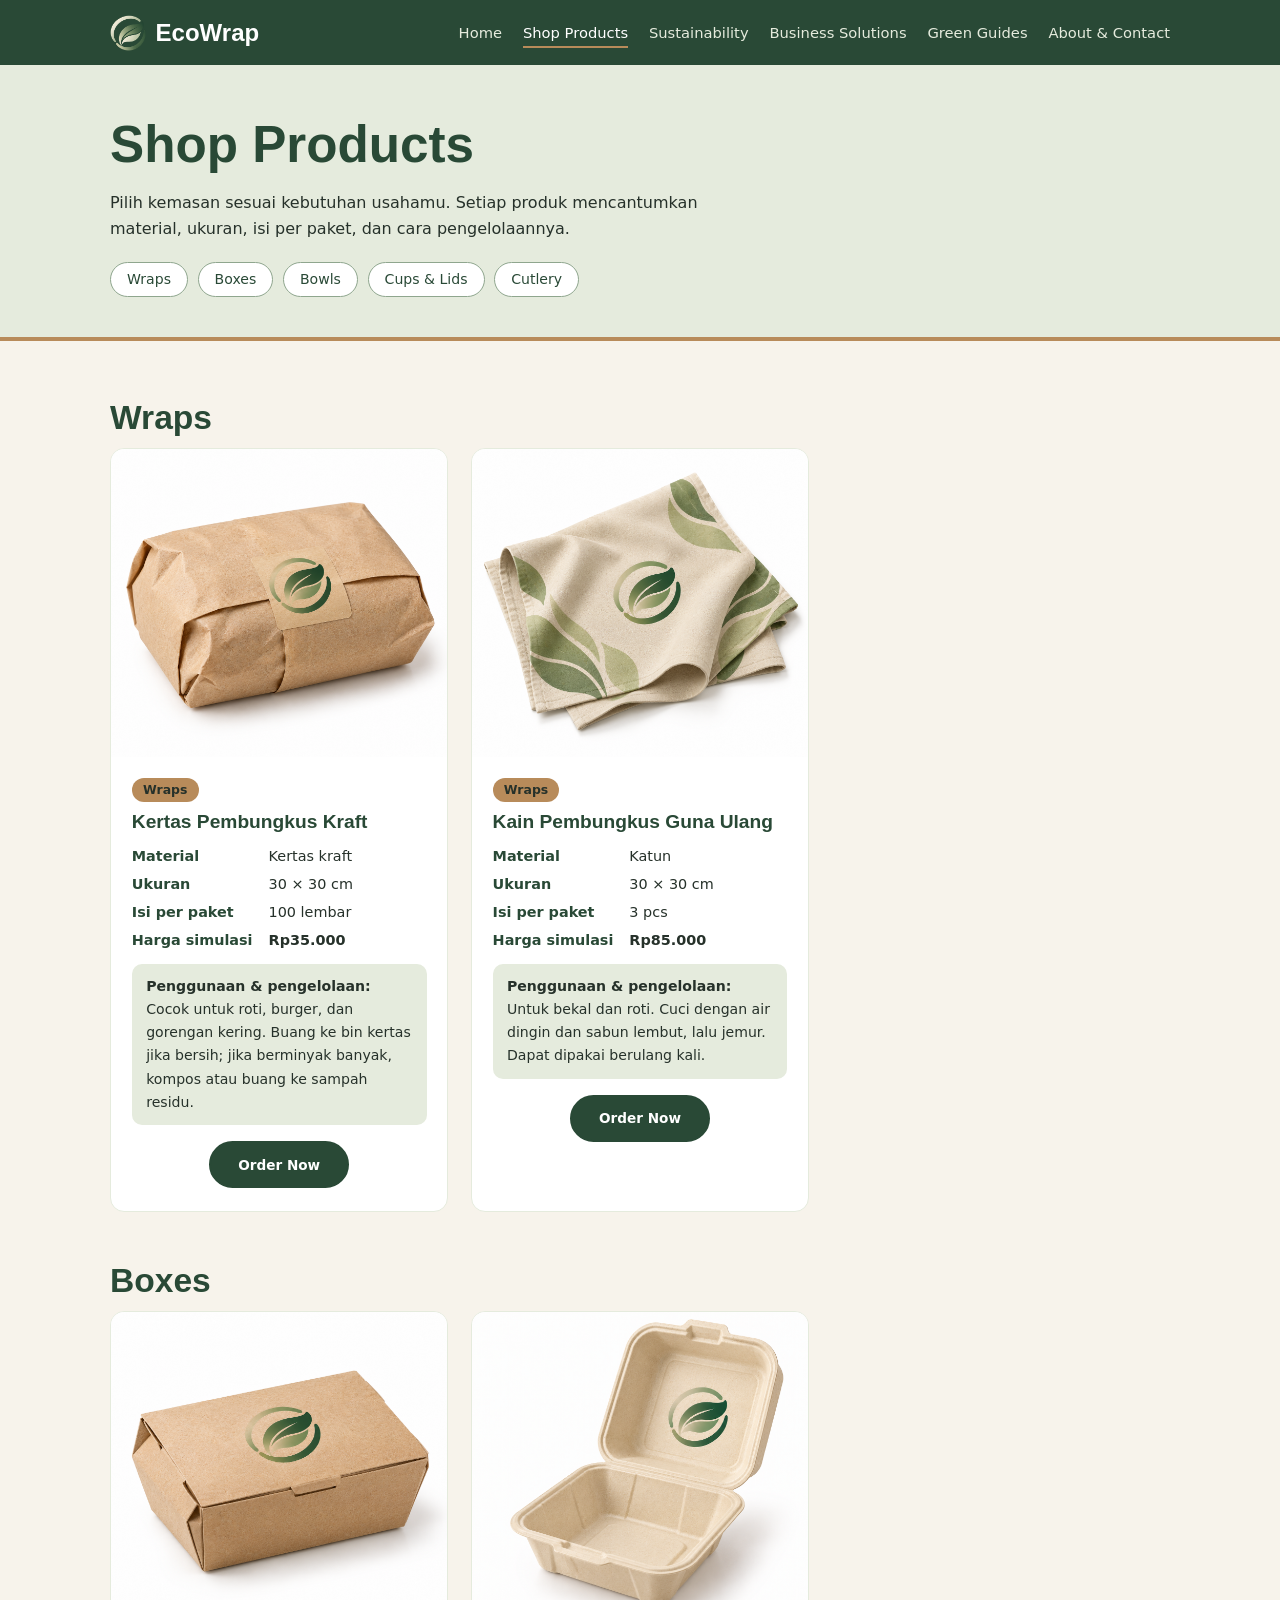
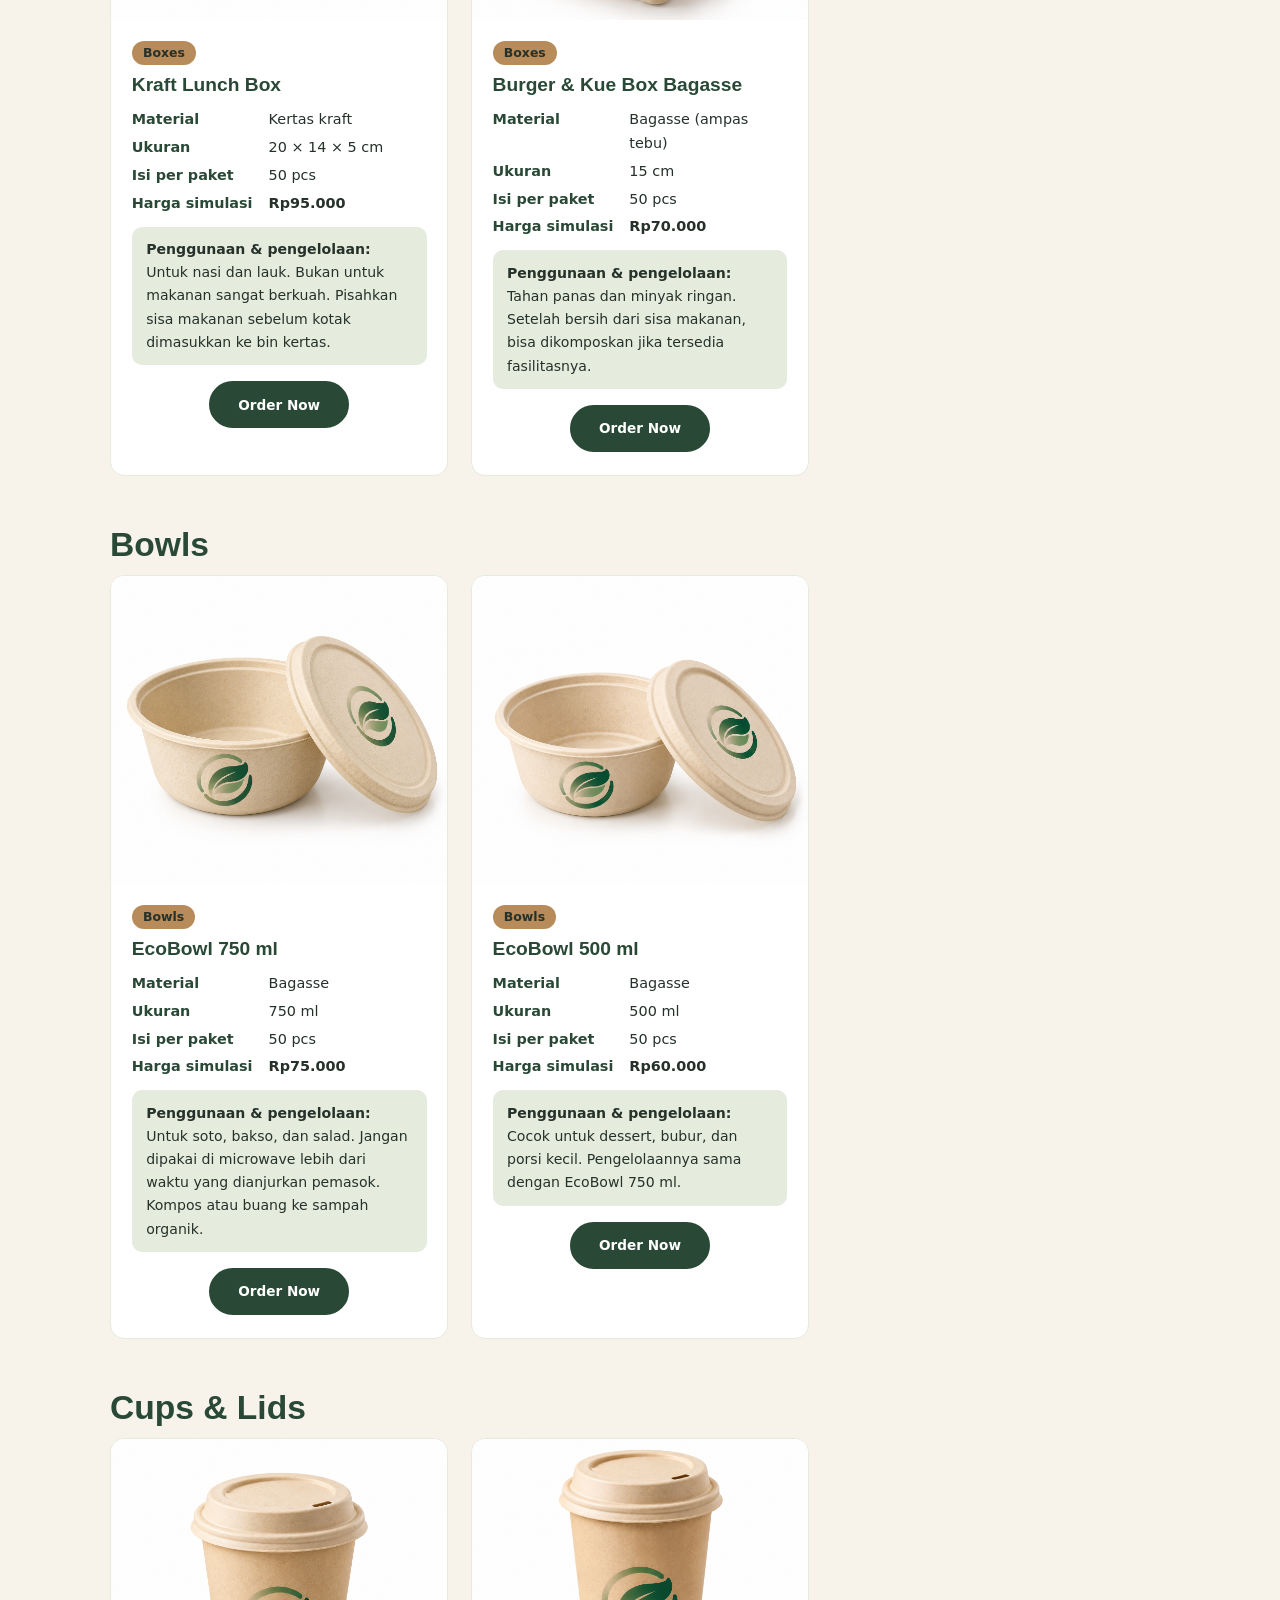
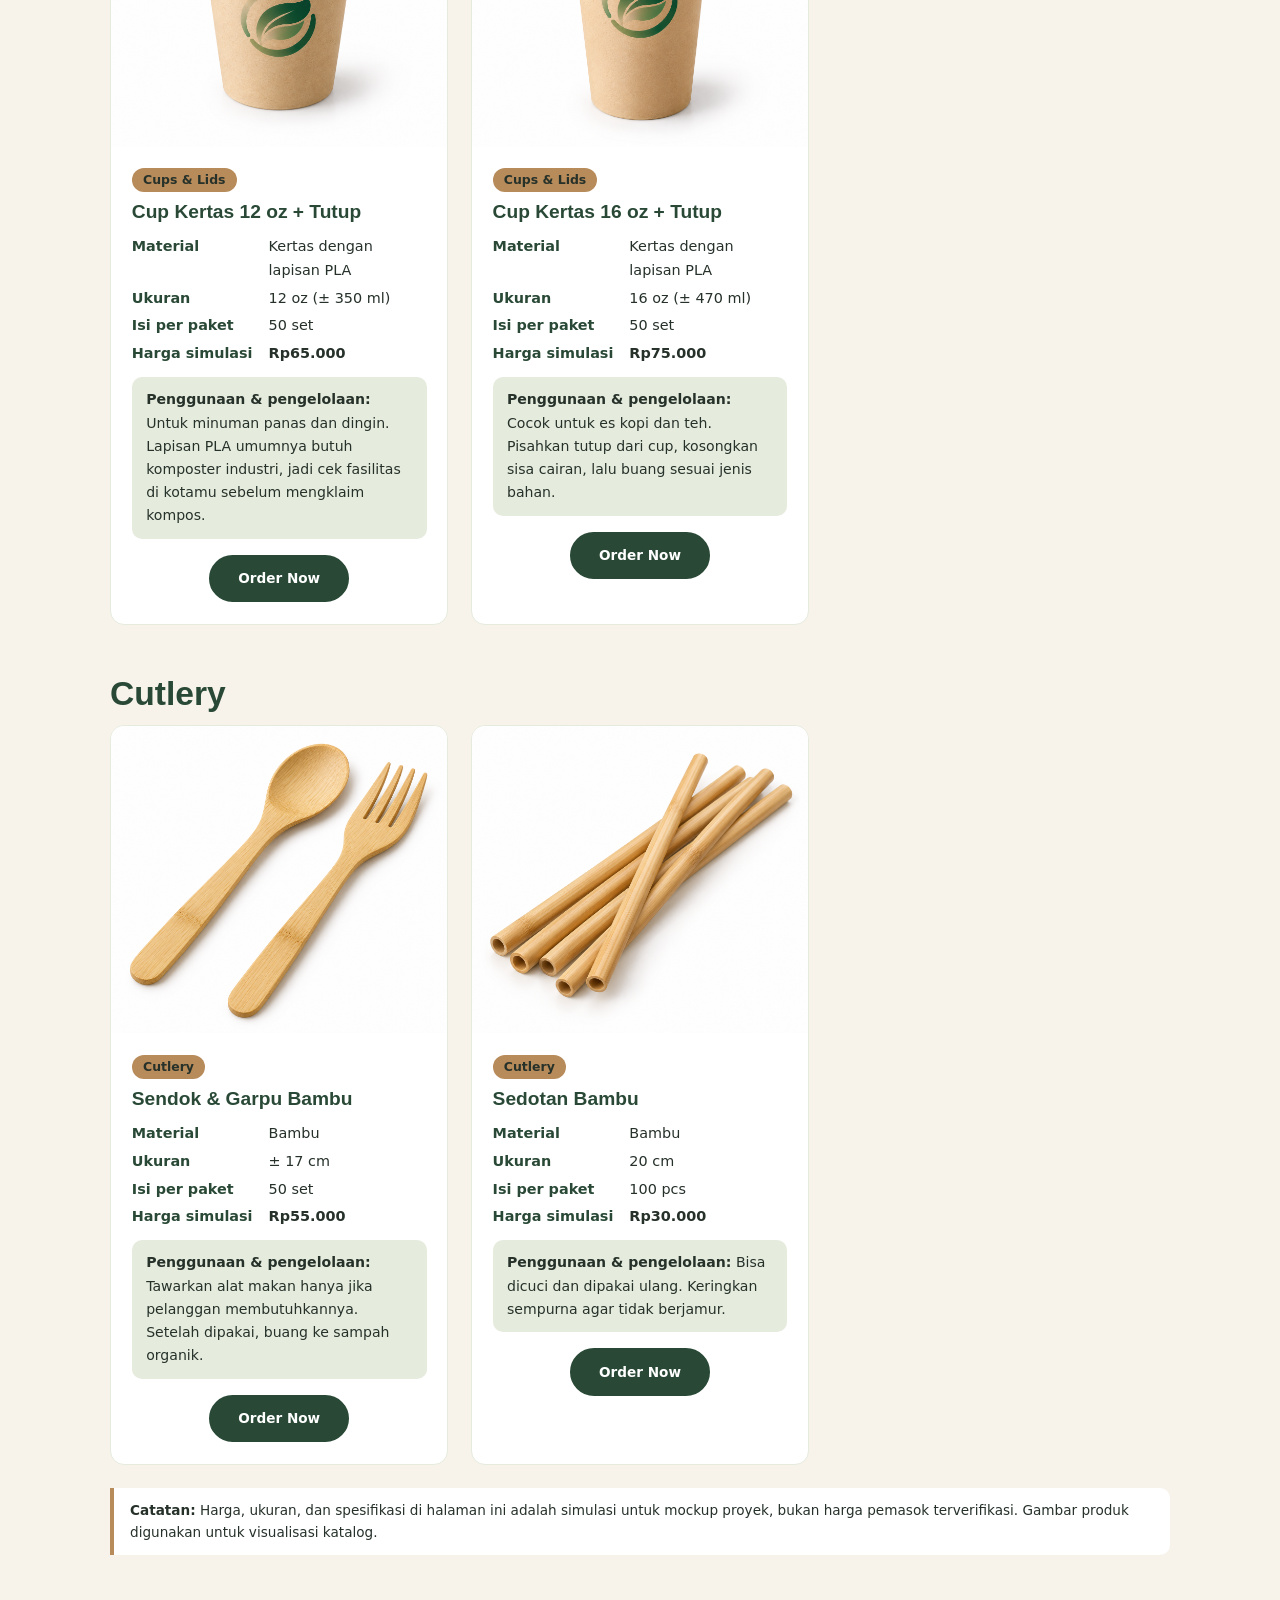
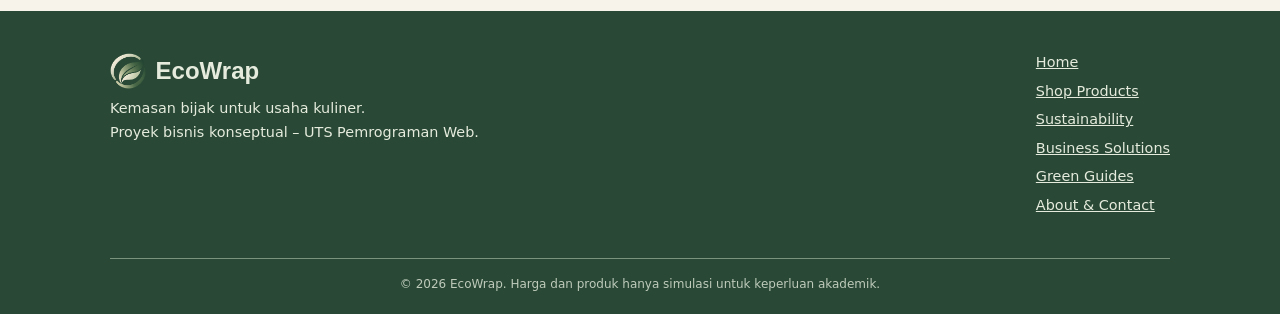
<file: products.html>
<!DOCTYPE html>
<html lang="id">
<head>
<meta charset="UTF-8">
<meta name="viewport" content="width=device-width, initial-scale=1">
<title>Shop Products | EcoWrap</title>
<meta name="description" content="Katalog kemasan EcoWrap: wraps, boxes, bowls, cups dan lids, serta cutlery.">
<link rel="icon" href="images/LOGO FIX.png" type="image/png">
<link rel="stylesheet" href="css/style.css">
</head>
<body>

<header class="site-header">
  <nav class="nav" aria-label="Navigasi utama">
    <a class="brand" href="index.html"><img src="images/LOGO FIX.png" alt="" width="36" height="36">EcoWrap</a>
    <ul>
      <li><a class="link" href="index.html">Home</a></li>
      <li><a class="link" href="products.html" aria-current="page">Shop Products</a></li>
      <li><a class="link" href="sustainability.html">Sustainability</a></li>
      <li><a class="link" href="business.html">Business Solutions</a></li>
      <li><a class="link" href="guides.html">Green Guides</a></li>
      <li><a class="link" href="about.html">About &amp; Contact</a></li>
    </ul>
  </nav>
</header>

<section class="page-hero">
  <div class="wrap">
    <h1>Shop Products</h1>
    <p>Pilih kemasan sesuai kebutuhan usahamu. Setiap produk mencantumkan material, ukuran, isi per paket, dan cara pengelolaannya.</p>
    <nav class="subnav" aria-label="Kategori produk">
      <a href="#wraps">Wraps</a>
      <a href="#boxes">Boxes</a>
      <a href="#bowls">Bowls</a>
      <a href="#cups-lids">Cups &amp; Lids</a>
      <a href="#cutlery">Cutlery</a>
    </nav>
  </div>
</section>

<section class="section">
<div class="wrap">

<section class="kategori" id="wraps">
<h2>Wraps</h2>
<div class="grid g3">

<article class="card produk">
  <img src="images/KERTAS PEMBUNGKUS KRAFT.png" alt="Kertas Pembungkus Kraft" width="400" height="300">
  <div class="body">
    <span class="tag">Wraps</span>
    <h3>Kertas Pembungkus Kraft</h3>
    <dl>
      <dt>Material</dt><dd>Kertas kraft</dd>
      <dt>Ukuran</dt><dd>30 × 30 cm</dd>
      <dt>Isi per paket</dt><dd>100 lembar</dd>
      <dt>Harga simulasi</dt><dd><span class="harga">Rp35.000</span></dd>
    </dl>
    <p class="pakai"><strong>Penggunaan &amp; pengelolaan:</strong> Cocok untuk roti, burger, dan gorengan kering. Buang ke bin kertas jika bersih; jika berminyak banyak, kompos atau buang ke sampah residu.</p>
    <div class="aksi">
      <a class="btn" href="about.html#kontak">Order Now</a>
    </div>
  </div>
</article>

<article class="card produk">
  <img src="images/KAIN GUNA ULANG.png" alt="Kain Pembungkus Guna Ulang" width="400" height="300">
  <div class="body">
    <span class="tag">Wraps</span>
    <h3>Kain Pembungkus Guna Ulang</h3>
    <dl>
      <dt>Material</dt><dd>Katun</dd>
      <dt>Ukuran</dt><dd>30 × 30 cm</dd>
      <dt>Isi per paket</dt><dd>3 pcs</dd>
      <dt>Harga simulasi</dt><dd><span class="harga">Rp85.000</span></dd>
    </dl>
    <p class="pakai"><strong>Penggunaan &amp; pengelolaan:</strong> Untuk bekal dan roti. Cuci dengan air dingin dan sabun lembut, lalu jemur. Dapat dipakai berulang kali.</p>
    <div class="aksi">
      <a class="btn" href="about.html#kontak">Order Now</a>
    </div>
  </div>
</article>

</div>
</section>

<section class="kategori" id="boxes">
<h2>Boxes</h2>
<div class="grid g3">

<article class="card produk">
  <img src="images/KRAFT LUNCH BOX.png" alt="Kraft Lunch Box" width="400" height="300">
  <div class="body">
    <span class="tag">Boxes</span>
    <h3>Kraft Lunch Box</h3>
    <dl>
      <dt>Material</dt><dd>Kertas kraft</dd>
      <dt>Ukuran</dt><dd>20 × 14 × 5 cm</dd>
      <dt>Isi per paket</dt><dd>50 pcs</dd>
      <dt>Harga simulasi</dt><dd><span class="harga">Rp95.000</span></dd>
    </dl>
    <p class="pakai"><strong>Penggunaan &amp; pengelolaan:</strong> Untuk nasi dan lauk. Bukan untuk makanan sangat berkuah. Pisahkan sisa makanan sebelum kotak dimasukkan ke bin kertas.</p>
    <div class="aksi">
      <a class="btn" href="about.html#kontak">Order Now</a>
    </div>
  </div>
</article>

<article class="card produk">
  <img src="images/BURGER & KUE BOX BAGGASE.png" alt="Burger &amp; Kue Box Bagasse" width="400" height="300">
  <div class="body">
    <span class="tag">Boxes</span>
    <h3>Burger &amp; Kue Box Bagasse</h3>
    <dl>
      <dt>Material</dt><dd>Bagasse (ampas tebu)</dd>
      <dt>Ukuran</dt><dd>15 cm</dd>
      <dt>Isi per paket</dt><dd>50 pcs</dd>
      <dt>Harga simulasi</dt><dd><span class="harga">Rp70.000</span></dd>
    </dl>
    <p class="pakai"><strong>Penggunaan &amp; pengelolaan:</strong> Tahan panas dan minyak ringan. Setelah bersih dari sisa makanan, bisa dikomposkan jika tersedia fasilitasnya.</p>
    <div class="aksi">
      <a class="btn" href="about.html#kontak">Order Now</a>
    </div>
  </div>
</article>

</div>
</section>

<section class="kategori" id="bowls">
<h2>Bowls</h2>
<div class="grid g3">

<article class="card produk">
  <img src="images/ECOBOWL 750 ML.png" alt="EcoBowl 750 ml" width="400" height="300">
  <div class="body">
    <span class="tag">Bowls</span>
    <h3>EcoBowl 750 ml</h3>
    <dl>
      <dt>Material</dt><dd>Bagasse</dd>
      <dt>Ukuran</dt><dd>750 ml</dd>
      <dt>Isi per paket</dt><dd>50 pcs</dd>
      <dt>Harga simulasi</dt><dd><span class="harga">Rp75.000</span></dd>
    </dl>
    <p class="pakai"><strong>Penggunaan &amp; pengelolaan:</strong> Untuk soto, bakso, dan salad. Jangan dipakai di microwave lebih dari waktu yang dianjurkan pemasok. Kompos atau buang ke sampah organik.</p>
    <div class="aksi">
      <a class="btn" href="about.html#kontak">Order Now</a>
    </div>
  </div>
</article>

<article class="card produk">
  <img src="images/ECOBOWL 500 ML.png" alt="EcoBowl 500 ml" width="400" height="300">
  <div class="body">
    <span class="tag">Bowls</span>
    <h3>EcoBowl 500 ml</h3>
    <dl>
      <dt>Material</dt><dd>Bagasse</dd>
      <dt>Ukuran</dt><dd>500 ml</dd>
      <dt>Isi per paket</dt><dd>50 pcs</dd>
      <dt>Harga simulasi</dt><dd><span class="harga">Rp60.000</span></dd>
    </dl>
    <p class="pakai"><strong>Penggunaan &amp; pengelolaan:</strong> Cocok untuk dessert, bubur, dan porsi kecil. Pengelolaannya sama dengan EcoBowl 750 ml.</p>
    <div class="aksi">
      <a class="btn" href="about.html#kontak">Order Now</a>
    </div>
  </div>
</article>

</div>
</section>

<section class="kategori" id="cups-lids">
<h2>Cups &amp; Lids</h2>
<div class="grid g3">

<article class="card produk">
  <img src="images/CUP KERTAS 12 OZ & TUTUP.png" alt="Cup Kertas 12 oz + Tutup" width="400" height="300">
  <div class="body">
    <span class="tag">Cups &amp; Lids</span>
    <h3>Cup Kertas 12 oz + Tutup</h3>
    <dl>
      <dt>Material</dt><dd>Kertas dengan lapisan PLA</dd>
      <dt>Ukuran</dt><dd>12 oz (± 350 ml)</dd>
      <dt>Isi per paket</dt><dd>50 set</dd>
      <dt>Harga simulasi</dt><dd><span class="harga">Rp65.000</span></dd>
    </dl>
    <p class="pakai"><strong>Penggunaan &amp; pengelolaan:</strong> Untuk minuman panas dan dingin. Lapisan PLA umumnya butuh komposter industri, jadi cek fasilitas di kotamu sebelum mengklaim kompos.</p>
    <div class="aksi">
      <a class="btn" href="about.html#kontak">Order Now</a>
    </div>
  </div>
</article>

<article class="card produk">
  <img src="images/CUP KERTAS 16 OZ & TUTUP.png" alt="Cup Kertas 16 oz + Tutup" width="400" height="300">
  <div class="body">
    <span class="tag">Cups &amp; Lids</span>
    <h3>Cup Kertas 16 oz + Tutup</h3>
    <dl>
      <dt>Material</dt><dd>Kertas dengan lapisan PLA</dd>
      <dt>Ukuran</dt><dd>16 oz (± 470 ml)</dd>
      <dt>Isi per paket</dt><dd>50 set</dd>
      <dt>Harga simulasi</dt><dd><span class="harga">Rp75.000</span></dd>
    </dl>
    <p class="pakai"><strong>Penggunaan &amp; pengelolaan:</strong> Cocok untuk es kopi dan teh. Pisahkan tutup dari cup, kosongkan sisa cairan, lalu buang sesuai jenis bahan.</p>
    <div class="aksi">
      <a class="btn" href="about.html#kontak">Order Now</a>
    </div>
  </div>
</article>

</div>
</section>

<section class="kategori" id="cutlery">
<h2>Cutlery</h2>
<div class="grid g3">

<article class="card produk">
  <img src="images/SENDOK GARPU.png" alt="Sendok &amp; Garpu Bambu" width="400" height="300">
  <div class="body">
    <span class="tag">Cutlery</span>
    <h3>Sendok &amp; Garpu Bambu</h3>
    <dl>
      <dt>Material</dt><dd>Bambu</dd>
      <dt>Ukuran</dt><dd>± 17 cm</dd>
      <dt>Isi per paket</dt><dd>50 set</dd>
      <dt>Harga simulasi</dt><dd><span class="harga">Rp55.000</span></dd>
    </dl>
    <p class="pakai"><strong>Penggunaan &amp; pengelolaan:</strong> Tawarkan alat makan hanya jika pelanggan membutuhkannya. Setelah dipakai, buang ke sampah organik.</p>
    <div class="aksi">
      <a class="btn" href="about.html#kontak">Order Now</a>
    </div>
  </div>
</article>

<article class="card produk">
  <img src="images/SEDOTAN.png" alt="Sedotan Bambu" width="400" height="300">
  <div class="body">
    <span class="tag">Cutlery</span>
    <h3>Sedotan Bambu</h3>
    <dl>
      <dt>Material</dt><dd>Bambu</dd>
      <dt>Ukuran</dt><dd>20 cm</dd>
      <dt>Isi per paket</dt><dd>100 pcs</dd>
      <dt>Harga simulasi</dt><dd><span class="harga">Rp30.000</span></dd>
    </dl>
    <p class="pakai"><strong>Penggunaan &amp; pengelolaan:</strong> Bisa dicuci dan dipakai ulang. Keringkan sempurna agar tidak berjamur.</p>
    <div class="aksi">
      <a class="btn" href="about.html#kontak">Order Now</a>
    </div>
  </div>
</article>

</div>
</section>

<p class="catatan"><strong>Catatan:</strong> Harga, ukuran, dan spesifikasi di halaman ini adalah simulasi untuk mockup proyek, bukan harga pemasok terverifikasi. Gambar produk digunakan untuk visualisasi katalog.</p>

</div>
</section>
</main>

<footer class="site-footer">
  <div class="wrap">
    <div>
      <a class="brand" href="index.html"><img src="images/LOGO FIX.png" alt="" width="36" height="36">EcoWrap</a>
      <p>Kemasan bijak untuk usaha kuliner.<br>Proyek bisnis konseptual – UTS Pemrograman Web.</p>
    </div>
    <nav aria-label="Navigasi footer">
      <ul>
        <li><a href="index.html">Home</a></li>
        <li><a href="products.html">Shop Products</a></li>
        <li><a href="sustainability.html">Sustainability</a></li>
        <li><a href="business.html">Business Solutions</a></li>
        <li><a href="guides.html">Green Guides</a></li>
        <li><a href="about.html">About &amp; Contact</a></li>
      </ul>
    </nav>
    <small>© 2026 EcoWrap. Harga dan produk hanya simulasi untuk keperluan akademik.</small>
  </div>
</footer>

</body>
</html>
</file>
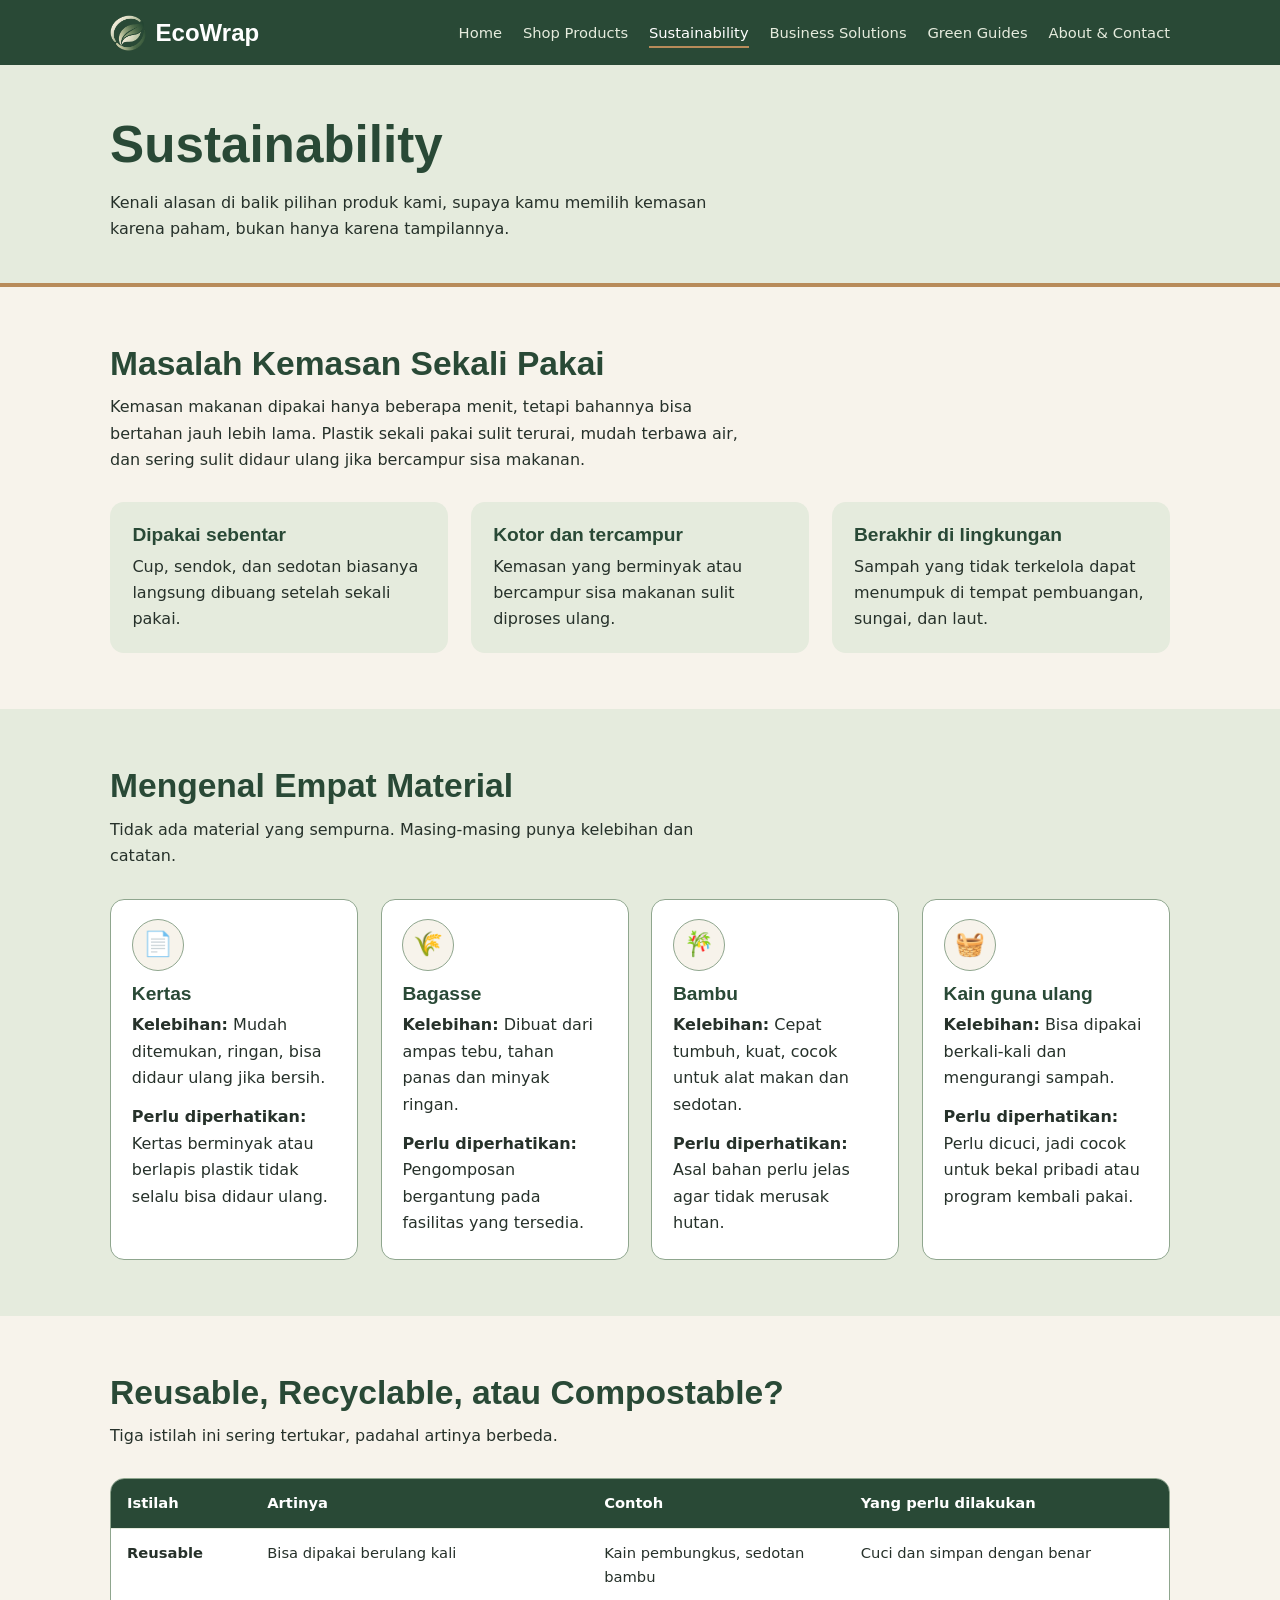
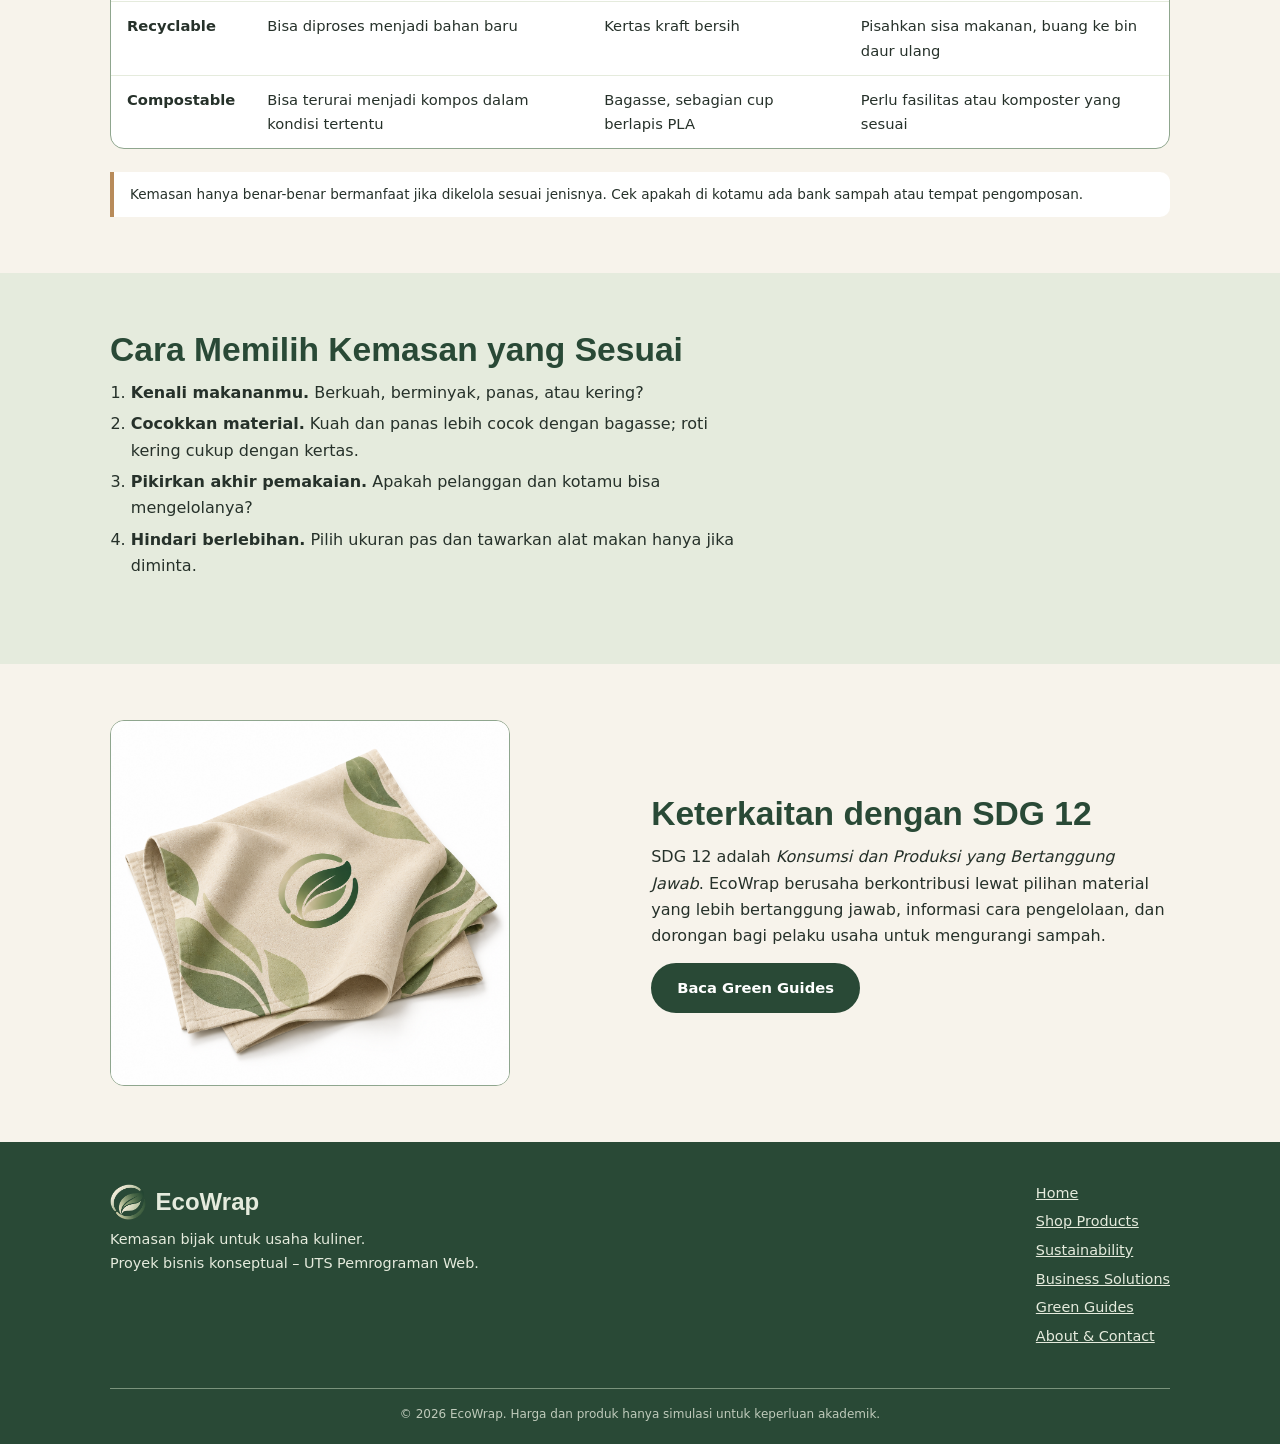
<file: sustainability.html>
<!DOCTYPE html>
<html lang="id">
<head>
<meta charset="UTF-8">
<meta name="viewport" content="width=device-width, initial-scale=1">
<title>Sustainability | EcoWrap</title>
<meta name="description" content="Edukasi kemasan dan lingkungan: material, istilah reusable, recyclable, compostable, dan SDG 12.">
<link rel="icon" href="images/LOGO FIX.png" type="image/png">
<link rel="stylesheet" href="css/style.css">
</head>
<body>
<header class="site-header">
  <nav class="nav" aria-label="Navigasi utama">
    <a class="brand" href="index.html"><img src="images/LOGO FIX.png" alt="" width="36" height="36">EcoWrap</a>
    <ul><li><a class="link" href="index.html">Home</a></li><li><a class="link" href="products.html">Shop Products</a></li><li><a class="link" href="sustainability.html" aria-current="page">Sustainability</a></li><li><a class="link" href="business.html">Business Solutions</a></li><li><a class="link" href="guides.html">Green Guides</a></li><li><a class="link" href="about.html">About &amp; Contact</a></li></ul>
  </nav>
</header>

<section class="page-hero"><div class="wrap"><h1>Sustainability</h1>
<p>Kenali alasan di balik pilihan produk kami, supaya kamu memilih kemasan karena paham, bukan hanya karena tampilannya.</p></div></section>

<section class="section"><div class="wrap">
  <h2>Masalah Kemasan Sekali Pakai</h2>
  <p class="intro">Kemasan makanan dipakai hanya beberapa menit, tetapi bahannya bisa bertahan jauh lebih lama. Plastik sekali pakai sulit terurai, mudah terbawa air, dan sering sulit didaur ulang jika bercampur sisa makanan.</p>
  <div class="grid g3">
    <div class="panel"><h3>Dipakai sebentar</h3><p>Cup, sendok, dan sedotan biasanya langsung dibuang setelah sekali pakai.</p></div>
    <div class="panel"><h3>Kotor dan tercampur</h3><p>Kemasan yang berminyak atau bercampur sisa makanan sulit diproses ulang.</p></div>
    <div class="panel"><h3>Berakhir di lingkungan</h3><p>Sampah yang tidak terkelola dapat menumpuk di tempat pembuangan, sungai, dan laut.</p></div>
  </div>
</div></section>

<section class="section section-pale"><div class="wrap">
  <h2>Mengenal Empat Material</h2><p class="intro">Tidak ada material yang sempurna. Masing-masing punya kelebihan dan catatan.</p>
  <div class="grid g4">
    <div class="card"><div class="body"><div class="ikon" aria-hidden="true">📄</div><h3>Kertas</h3><p><strong>Kelebihan:</strong> Mudah ditemukan, ringan, bisa didaur ulang jika bersih.</p><p><strong>Perlu diperhatikan:</strong> Kertas berminyak atau berlapis plastik tidak selalu bisa didaur ulang.</p></div></div>
    <div class="card"><div class="body"><div class="ikon" aria-hidden="true">🌾</div><h3>Bagasse</h3><p><strong>Kelebihan:</strong> Dibuat dari ampas tebu, tahan panas dan minyak ringan.</p><p><strong>Perlu diperhatikan:</strong> Pengomposan bergantung pada fasilitas yang tersedia.</p></div></div>
    <div class="card"><div class="body"><div class="ikon" aria-hidden="true">🎋</div><h3>Bambu</h3><p><strong>Kelebihan:</strong> Cepat tumbuh, kuat, cocok untuk alat makan dan sedotan.</p><p><strong>Perlu diperhatikan:</strong> Asal bahan perlu jelas agar tidak merusak hutan.</p></div></div>
    <div class="card"><div class="body"><div class="ikon" aria-hidden="true">🧺</div><h3>Kain guna ulang</h3><p><strong>Kelebihan:</strong> Bisa dipakai berkali-kali dan mengurangi sampah.</p><p><strong>Perlu diperhatikan:</strong> Perlu dicuci, jadi cocok untuk bekal pribadi atau program kembali pakai.</p></div></div>
  </div>
</div></section>

<section class="section"><div class="wrap">
  <h2>Reusable, Recyclable, atau Compostable?</h2><p class="intro">Tiga istilah ini sering tertukar, padahal artinya berbeda.</p>
  <div class="tabel"><table>
    <thead><tr><th>Istilah</th><th>Artinya</th><th>Contoh</th><th>Yang perlu dilakukan</th></tr></thead>
    <tbody>
      <tr><td><strong>Reusable</strong></td><td>Bisa dipakai berulang kali</td><td>Kain pembungkus, sedotan bambu</td><td>Cuci dan simpan dengan benar</td></tr>
      <tr><td><strong>Recyclable</strong></td><td>Bisa diproses menjadi bahan baru</td><td>Kertas kraft bersih</td><td>Pisahkan sisa makanan, buang ke bin daur ulang</td></tr>
      <tr><td><strong>Compostable</strong></td><td>Bisa terurai menjadi kompos dalam kondisi tertentu</td><td>Bagasse, sebagian cup berlapis PLA</td><td>Perlu fasilitas atau komposter yang sesuai</td></tr>
    </tbody>
  </table></div>
  <p class="catatan">Kemasan hanya benar-benar bermanfaat jika dikelola sesuai jenisnya. Cek apakah di kotamu ada bank sampah atau tempat pengomposan.</p>
</div></section>

<section class="section section-pale"><div class="wrap">
  <h2>Cara Memilih Kemasan yang Sesuai</h2>
  <ol class="intro">
    <li><strong>Kenali makananmu.</strong> Berkuah, berminyak, panas, atau kering?</li>
    <li><strong>Cocokkan material.</strong> Kuah dan panas lebih cocok dengan bagasse; roti kering cukup dengan kertas.</li>
    <li><strong>Pikirkan akhir pemakaian.</strong> Apakah pelanggan dan kotamu bisa mengelolanya?</li>
    <li><strong>Hindari berlebihan.</strong> Pilih ukuran pas dan tawarkan alat makan hanya jika diminta.</li>
  </ol>
</div></section>

<section class="section"><div class="wrap grid g2" style="align-items:center">
  <img class="hero-img" src="images/KAIN GUNA ULANG.png" alt="Kain guna ulang sebagai contoh pilihan kemasan yang dapat digunakan berulang kali" width="400" height="300">
  <div>
    <h2>Keterkaitan dengan SDG 12</h2>
    <p>SDG 12 adalah <em>Konsumsi dan Produksi yang Bertanggung Jawab</em>. EcoWrap berusaha berkontribusi lewat pilihan material yang lebih bertanggung jawab, informasi cara pengelolaan, dan dorongan bagi pelaku usaha untuk mengurangi sampah.</p>
    <p><a class="btn" href="guides.html">Baca Green Guides</a></p>
  </div>
</div></section>
</main>
<footer class="site-footer">
  <div class="wrap">
    <div><a class="brand" href="index.html"><img src="images/LOGO FIX.png" alt="" width="36" height="36">EcoWrap</a>
    <p>Kemasan bijak untuk usaha kuliner.<br>Proyek bisnis konseptual – UTS Pemrograman Web.</p></div>
    <nav aria-label="Navigasi footer"><ul><li><a href="index.html">Home</a></li><li><a href="products.html">Shop Products</a></li><li><a href="sustainability.html">Sustainability</a></li><li><a href="business.html">Business Solutions</a></li><li><a href="guides.html">Green Guides</a></li><li><a href="about.html">About &amp; Contact</a></li></ul></nav>
    <small>© 2026 EcoWrap. Harga dan produk hanya simulasi untuk keperluan akademik.</small>
  </div>
</footer>
</body>
</html>
</file>
<file: css/style.css>
/* ==========================================================
   EcoWrap – style.css
   Satu stylesheet untuk seluruh halaman.
   Semua warna disimpan di :root sebagai CSS variables,
   jadi perubahan palet cukup dilakukan di satu tempat.
   ========================================================== */

:root {
  --forest: #294936;
  --sage: #8FA68E;
  --pale: #E5EBDD;
  --cream: #F7F3EB;
  --kraft: #B88B5A;
  --charcoal: #26312A;
  --white: #FFFFFF;

  --radius: 14px;
  --max: 1100px;
  --font-head: "Inter", sans-serif;
  --font-body: "Inter", system-ui, -apple-system, "Segoe UI", sans-serif;
}

/* ---------- Dasar ---------- */
h1, h2, h3 {
  font-weight: 900;
}

* {
  box-sizing: border-box;
  margin: 0;
  padding: 0;
}

html {
  scroll-behavior: smooth;
}

body {
  font-family: var(--font-body);
  background: var(--cream);
  color: var(--charcoal);
  line-height: 1.65;
  font-size: 1rem;
}

img {
  max-width: 100%;
  height: auto;
  display: block;
}

a {
  color: var(--forest);
}

h1, h2, h3 {
  font-family: var(--font-head);
  color: var(--forest);
  line-height: 1.25;
}

h1 {
  font-size: clamp(2rem, 5vw, 3.2rem);
}

h2 {
  font-size: clamp(1.5rem, 3.2vw, 2.1rem);
  margin-bottom: .6rem;
}

h3 {
  font-size: 1.2rem;
  margin-bottom: .4rem;
}

p + p,
p + ul,
p + ol,
ul + p {
  margin-top: .8rem;
}

ul, ol {
  padding-left: 1.3rem;
}

li + li {
  margin-top: .3rem;
}

:focus-visible {
  outline: 3px solid var(--kraft);
  outline-offset: 3px;
}

.skip {
  position: absolute;
  left: -999px;
  top: 0;
  background: var(--white);
  padding: .6rem 1rem;
  z-index: 100;
}

.skip:focus {
  left: 8px;
  top: 8px;
}

.wrap {
  width: 100%;
  max-width: var(--max);
  margin: 0 auto;
  padding: 0 1.25rem;
}

.section {
  padding: 3.5rem 0;
}

.section-pale {
  background: var(--pale);
}

.intro {
  max-width: 640px;
  margin-bottom: 1.8rem;
}

.center {
  text-align: center;
}

.center .intro {
  margin-left: auto;
  margin-right: auto;
}

/* ---------- Header & navigasi (Flexbox) ---------- */
.site-header {
  background: var(--forest);
  position: sticky;
  top: 0;
  z-index: 50;
}

.nav {
  display: flex;
  align-items: center;
  justify-content: space-between;
  gap: 1rem;
  padding: .8rem 1.25rem;
  max-width: var(--max);
  margin: 0 auto;
  flex-wrap: wrap;
}

.brand {
  display: flex;
  align-items: center;
  gap: .6rem;
  color: var(--white);
  text-decoration: none;
  font-family: var(--font-head);
  font-weight: 700;
  font-size: 1.5rem;
}

.brand img {
  width: 36px;
  height: 36px;
}

.nav ul {
  list-style: none;
  display: flex;
  flex-wrap: wrap;
  gap: .25rem 1.3rem;
  padding: 0;
}

.nav li + li {
  margin: 0;
}

.nav a.link {
  color: var(--pale);
  text-decoration: none;
  font-size: .92rem;
  font-weight: 500;
  padding: .35rem 0;
  border-bottom: 2px solid transparent;
}

.nav a.link:hover {
  border-color: var(--sage);
}

.nav a.link[aria-current="page"] {
  color: var(--white);
  border-color: var(--kraft);
}

/* ---------- Tombol ---------- */
.btn {
  display: inline-block;
  background: var(--forest);
  color: var(--white);
  text-decoration: none;
  font-weight: 600;
  font-size: .92rem;
  padding: .7rem 1.5rem;
  border-radius: 999px;
  border: 2px solid var(--forest);
  cursor: pointer;
  font-family: inherit;
  transition: background .2s, color .2s;
}

.btn:hover {
  background: var(--charcoal);
  border-color: var(--charcoal);
}

.btn-outline {
  background: transparent;
  color: var(--forest);
}

.btn-outline:hover {
  background: var(--forest);
  color: var(--white);
  border-color: var(--forest);
}

.btn-light {
  background: var(--cream);
  color: var(--forest);
  border-color: var(--cream);
}

.btn-light:hover {
  background: var(--pale);
  color: var(--forest);
  border-color: var(--pale);
}

/* ---------- Hero (Grid) ---------- */
.hero {
  background: linear-gradient(120deg, var(--cream) 40%, var(--pale));
}

.hero .wrap {
  display: grid;
  grid-template-columns: 1.1fr 1fr;
  gap: 2.5rem;
  align-items: center;
  padding-top: 3.5rem;
  padding-bottom: 3.5rem;
}

.hero p {
  max-width: 480px;
  margin: 1rem 0 1.6rem;
}

.hero-img {
  border-radius: var(--radius);
  border: 1px solid var(--sage);
}

.page-hero {
  background: var(--pale);
  padding: 3rem 0 2.5rem;
  border-bottom: 4px solid var(--kraft);
}

.page-hero p {
  max-width: 640px;
  margin-top: .8rem;
}

/* ---------- Grid & kartu ---------- */
.grid {
  display: grid;
  gap: 1.4rem;
}

.g2 {
  grid-template-columns: repeat(2, 1fr);
}

.g3 {
  grid-template-columns: repeat(3, 1fr);
}

.g4 {
  grid-template-columns: repeat(4, 1fr);
}

.card {
  background: var(--white);
  border: 1px solid var(--pale);
  border-radius: var(--radius);
  overflow: hidden;
}

.card .body {
  padding: 1.2rem 1.3rem 1.4rem;
}

.section-pale .card {
  border-color: var(--sage);
}

.panel {
  background: var(--pale);
  border-radius: var(--radius);
  padding: 1.3rem 1.4rem;
}

.section-pale .panel {
  background: var(--white);
}

.tile {
  text-align: center;
  background: var(--white);
  border: 1px solid var(--sage);
  border-radius: var(--radius);
  padding: 1.3rem 1rem;
  text-decoration: none;
  color: var(--charcoal);
  transition: background .2s;
}

.tile:hover {
  background: var(--pale);
}

.tile img {
  width: 72px;
  height: 72px;
  margin: 0 auto .6rem;
  border-radius: 50%;
}

.tile strong {
  color: var(--forest);
  display: block;
}

.ikon {
  width: 52px;
  height: 52px;
  border-radius: 50%;
  background: var(--pale);
  border: 1px solid var(--sage);
  display: grid;
  place-items: center;
  font-size: 1.5rem;
  margin-bottom: .7rem;
}

.section-pale .ikon {
  background: var(--cream);
}

.tag {
  display: inline-block;
  font-size: .78rem;
  font-weight: 600;
  background: var(--kraft);
  color: var(--charcoal);
  padding: .1rem .7rem;
  border-radius: 999px;
  margin-bottom: .5rem;
}

/* ---------- Produk ---------- */
.produk dl {
  display: grid;
  grid-template-columns: auto 1fr;
  gap: .25rem 1rem;
  font-size: .9rem;
  margin: .7rem 0;
}

.produk dt {
  font-weight: 600;
  color: var(--forest);
}

.produk dd .harga {
  font-weight: 700;
}

.pakai {
  font-size: .88rem;
  background: var(--pale);
  border-radius: 10px;
  padding: .7rem .9rem;
  margin-bottom: 1rem;
}

/* Tombol Order Now berada di tengah kartu produk */
.aksi {
  display: flex;
  justify-content: center;
  align-items: center;
  flex-wrap: wrap;
  gap: .6rem;
  width: 100%;
  margin-top: 1rem;
}

.aksi .btn {
  display: inline-block;
  width: auto;
  min-width: 140px;
  padding: .65rem 1.2rem;
  font-size: .85rem;
  text-align: center;
}

.catatan {
  font-size: .85rem;
  border-left: 4px solid var(--kraft);
  background: var(--white);
  padding: .7rem 1rem;
  margin-top: 1.4rem;
  border-radius: 0 10px 10px 0;
}

.subnav {
  display: flex;
  flex-wrap: wrap;
  gap: .6rem;
  margin-top: 1.2rem;
}

.subnav a {
  text-decoration: none;
  background: var(--white);
  border: 1px solid var(--sage);
  border-radius: 999px;
  padding: .3rem 1rem;
  font-size: .88rem;
  font-weight: 500;
}

.subnav a:hover {
  background: var(--forest);
  color: var(--white);
}

.kategori {
  scroll-margin-top: 90px;
}

.kategori + .kategori {
  margin-top: 3rem;
}

/* ---------- Tabel ---------- */
.tabel {
  overflow-x: auto;
  border-radius: var(--radius);
  border: 1px solid var(--sage);
  background: var(--white);
}

table {
  width: 100%;
  border-collapse: collapse;
  font-size: .92rem;
  min-width: 560px;
}

th, td {
  text-align: left;
  padding: .75rem 1rem;
  border-bottom: 1px solid var(--pale);
  vertical-align: top;
}

th {
  background: var(--forest);
  color: var(--white);
  font-weight: 600;
}

tr:last-child td {
  border-bottom: 0;
}

/* ---------- CTA ---------- */
.cta {
  background: var(--forest);
  color: var(--pale);
  border-radius: 20px;
  padding: 2.5rem;
  display: flex;
  align-items: center;
  justify-content: space-between;
  gap: 1.5rem;
  flex-wrap: wrap;
}

.cta h2 {
  color: var(--white);
  margin-bottom: .3rem;
}

.cta p {
  max-width: 560px;
}

/* ---------- Artikel ---------- */
.artikel {
  background: var(--white);
  border: 1px solid var(--pale);
  border-radius: var(--radius);
  padding: 1.8rem 2rem;
  scroll-margin-top: 90px;
}

.artikel + .artikel {
  margin-top: 1.6rem;
}

.artikel .meta {
  font-size: .85rem;
  color: var(--forest);
  margin-bottom: .8rem;
}

.artikel h3 {
  margin-top: 1rem;
  font-family: var(--font-body);
  font-size: 1.02rem;
}

/* ---------- Formulir & FAQ ---------- */
form {
  background: var(--white);
  border: 1px solid var(--sage);
  border-radius: var(--radius);
  padding: 1.6rem;
}

label {
  display: block;
  font-weight: 600;
  font-size: .9rem;
  color: var(--forest);
  margin: 1rem 0 .3rem;
}

label:first-of-type {
  margin-top: 0;
}

input, select, textarea {
  width: 100%;
  font: inherit;
  font-size: .95rem;
  padding: .65rem .8rem;
  border: 1px solid var(--sage);
  border-radius: 8px;
  background: var(--white);
  color: var(--charcoal);
}

textarea {
  min-height: 110px;
  resize: vertical;
}

form .btn {
  margin-top: 1.3rem;
}

details {
  background: var(--white);
  border: 1px solid var(--sage);
  border-radius: 10px;
  padding: .9rem 1.1rem;
}

details + details {
  margin-top: .7rem;
}

summary {
  cursor: pointer;
  font-weight: 600;
  color: var(--forest);
}

details p {
  margin-top: .6rem;
  font-size: .95rem;
}

.kutipan {
  border-left: 4px solid var(--kraft);
  padding-left: 1rem;
  font-family: var(--font-head);
  font-style: italic;
  font-size: 1.15rem;
  color: var(--forest);
}

/* ---------- Footer ---------- */
.site-footer {
  background: var(--forest);
  color: var(--pale);
  padding: 2.5rem 0 1.2rem;
  font-size: .9rem;
}

.site-footer .wrap {
  display: flex;
  justify-content: space-between;
  gap: 2rem;
  flex-wrap: wrap;
}

.site-footer .brand {
  margin-bottom: .4rem;
}

.site-footer ul {
  list-style: none;
  padding: 0;
}

.site-footer a {
  color: var(--pale);
}

.site-footer small {
  display: block;
  width: 100%;
  text-align: center;
  opacity: .8;
  border-top: 1px solid var(--sage);
  padding-top: 1rem;
  margin-top: .5rem;
}

/* ---------- Responsif (Media Queries) ---------- */
@media (max-width: 960px) {
  .g4 {
    grid-template-columns: repeat(2, 1fr);
  }

  .g3 {
    grid-template-columns: repeat(2, 1fr);
  }
}

@media (max-width: 768px) {
  .hero .wrap {
    grid-template-columns: 1fr;
    padding-top: 2.2rem;
    padding-bottom: 2.2rem;
  }

  .nav {
    flex-direction: column;
    align-items: flex-start;
  }

  .g2, .g3 {
    grid-template-columns: 1fr;
  }

  .section {
    padding: 2.5rem 0;
  }

  .cta {
    padding: 1.8rem;
  }

  .artikel {
    padding: 1.3rem;
  }
}

@media (max-width: 480px) {
  .g4 {
    grid-template-columns: 1fr;
  }

  .nav ul {
    gap: .1rem 1rem;
  }

  /* Tombol tetap di tengah dan tidak memenuhi lebar kartu */
  .aksi {
    justify-content: center;
  }

  .aksi .btn {
    width: auto;
    min-width: 140px;
    text-align: center;
  }
}

@media (prefers-reduced-motion: reduce) {
  * {
    transition: none !important;
    scroll-behavior: auto !important;
  }
}
</file>
